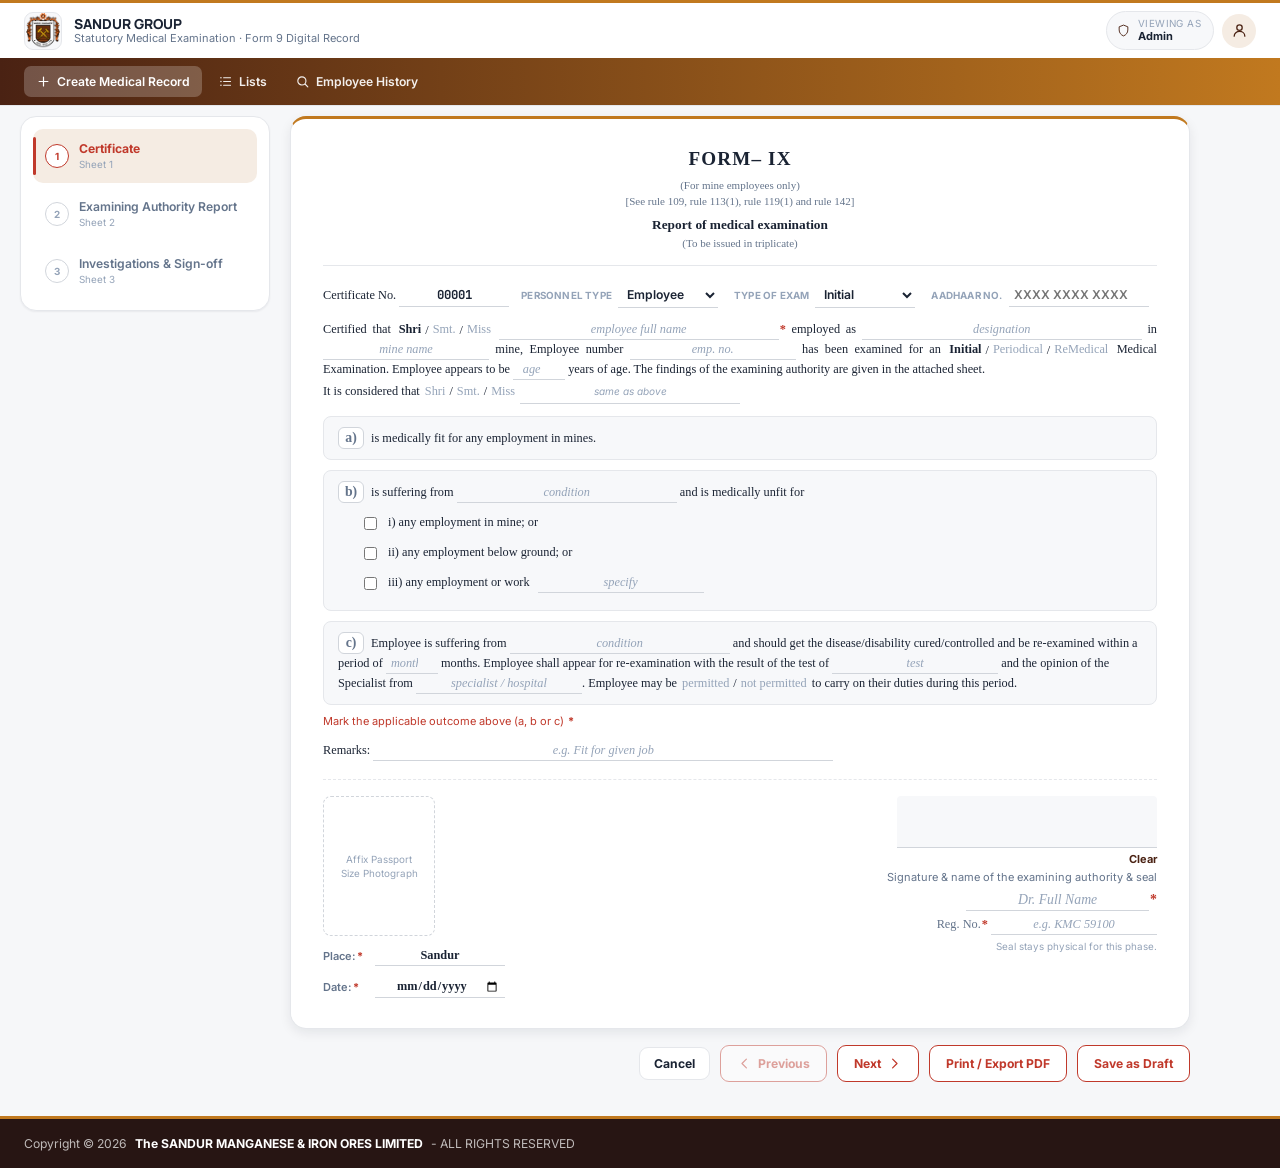
<file: index.html>
<!DOCTYPE html>
<html lang="en">
<head>
<meta charset="UTF-8">
<meta name="viewport" content="width=device-width, initial-scale=1.0">
<title>Form 9 &mdash; Statutory Medical Examination | Digital Record</title>
<meta name="description" content="Digitized Form IX (Report of Medical Examination) for mine employees under Rules 109, 113(1), 119(1) &amp; 142 of the Mines Rules, 1955.">
<link rel="preconnect" href="https://fonts.googleapis.com">
<link rel="preconnect" href="https://fonts.gstatic.com" crossorigin>
<link href="https://fonts.googleapis.com/css2?family=Manrope:wght@400;500;600;700;800&family=Inter:wght@400;500;600;700&family=JetBrains+Mono:wght@500&family=Tinos:ital,wght@0,400;0,700;1,400&display=swap" rel="stylesheet">
<link rel="stylesheet" href="assets/css/styles.css">
</head>
<body>

<div class="app-shell">

  <!-- ============================= HEADER ============================= -->
  <header class="app-header">
    <div class="header-top">
      <div class="brand">
        <div class="brand-mark" aria-hidden="true">
          <img src="assets/img/logo-2.png" alt="">
        </div>
        <div class="brand-text">
          <span class="brand-org">SANDUR GROUP</span>
          <span class="brand-sub">Statutory Medical Examination &middot; Form&nbsp;9 Digital Record</span>
        </div>
      </div>

      <div class="header-actions">
        <div class="viewing-as-badge">
          <svg width="13" height="13" viewBox="0 0 24 24" fill="none"><path d="M12 2 20 5.2V11c0 5.2-3.4 9.3-8 11-4.6-1.7-8-5.8-8-11V5.2L12 2Z" stroke="currentColor" stroke-width="1.7" stroke-linejoin="round"/></svg>
          <div class="viewing-as-text">
            <small>Viewing as</small>
            <strong id="doctorNameChip">Admin</strong>
          </div>
        </div>
        <div class="profile-menu" id="profileMenu">
          <button type="button" class="avatar" id="profileTrigger" aria-haspopup="true" aria-expanded="false" aria-label="Account menu">
            <svg width="17" height="17" viewBox="0 0 24 24" fill="none"><circle cx="12" cy="8" r="3.8" stroke="currentColor" stroke-width="1.8"/><path d="M4.5 20c0-4.1 3.6-6.8 7.5-6.8s7.5 2.7 7.5 6.8" stroke="currentColor" stroke-width="1.8" stroke-linecap="round"/></svg>
          </button>
          <div class="profile-card" id="profileCard" role="menu" hidden>
            <div class="profile-card-avatar">
              <svg width="20" height="20" viewBox="0 0 24 24" fill="none"><circle cx="12" cy="8" r="3.8" stroke="currentColor" stroke-width="1.8"/><path d="M4.5 20c0-4.1 3.6-6.8 7.5-6.8s7.5 2.7 7.5 6.8" stroke="currentColor" stroke-width="1.8" stroke-linecap="round"/></svg>
            </div>
            <div class="profile-card-body">
              <strong class="profile-card-name">SharePoint Admin</strong>
              <span class="profile-card-email">SharepointAdmin@sandurgroup.com</span>
            </div>
          </div>
        </div>
      </div>
    </div>

    <!-- Nav bar -->
    <nav class="nav-bar">
      <div class="nav-bar-inner">
        <div class="nav-links">
          <a href="index.html" class="nav-link active" id="homeLink" aria-current="page">
            <svg width="15" height="15" viewBox="0 0 24 24" fill="none"><path d="M12 5v14M5 12h14" stroke="currentColor" stroke-width="1.9" stroke-linecap="round"/></svg>
            Create Medical Record
          </a>
          <a href="dashboard.html" class="nav-link" id="dashboardLink">
            <svg width="15" height="15" viewBox="0 0 24 24" fill="none"><path d="M9 6h11M9 12h11M9 18h11" stroke="currentColor" stroke-width="1.8" stroke-linecap="round"/><circle cx="4.7" cy="6" r="1.2" fill="currentColor"/><circle cx="4.7" cy="12" r="1.2" fill="currentColor"/><circle cx="4.7" cy="18" r="1.2" fill="currentColor"/></svg>
            Lists
          </a>
          <a href="history.html" class="nav-link" id="historyLink">
            <svg width="15" height="15" viewBox="0 0 24 24" fill="none"><circle cx="11" cy="11" r="6.5" stroke="currentColor" stroke-width="1.8"/><path d="m16 16 4.5 4.5" stroke="currentColor" stroke-width="1.8" stroke-linecap="round"/></svg>
            Employee History
          </a>
        </div>
        <div class="nav-spacer"></div>
      </div>
    </nav>
  </header>

  <!-- ============================= LAYOUT (sidebar + form) ============================= -->
  <div class="layout">

  <!-- ============================= TAB BAR (sidebar) ============================= -->
  <nav class="tab-bar no-print" aria-label="Form sections">
    <button type="button" class="step active" data-step="1">
      <span class="step-index">1</span>
      <span class="step-copy"><strong>Certificate</strong><small>Sheet 1</small></span>
    </button>
    <button type="button" class="step" data-step="2">
      <span class="step-index">2</span>
      <span class="step-copy"><strong>Examining Authority Report</strong><small>Sheet 2</small></span>
    </button>
    <button type="button" class="step" data-step="3">
      <span class="step-index">3</span>
      <span class="step-copy"><strong>Investigations &amp; Sign-off</strong><small>Sheet 3</small></span>
    </button>
  </nav>

  <!-- ============================= MAIN FORM (paper-accurate Form IX) ============================= -->
  <main class="form-body">

    <!-- ---------- SHEET 1: CERTIFICATE ---------- -->
    <section class="sheet active paper-sheet" id="sheet1" aria-labelledby="sheet1-title">
      <div class="paper-form-header">
        <h1 id="sheet1-title">FORM&ndash; IX</h1>
        <p>(For mine employees only)</p>
        <p>[See rule 109, rule 113(1), rule 119(1) and rule 142]</p>
        <p class="paper-form-title">Report of medical examination</p>
        <p>(To be issued in triplicate)</p>
      </div>

      <div class="cert-row">
      <p class="paper-line">Certificate No. <span class="blank mono" id="certNoInline"></span></p>

      <div class="person-lookup no-print">
        <label>Personnel type
          <select id="personnelType">
            <option value="Employee">Employee</option>
            <option value="Contractor">Contractor</option>
          </select>
        </label>
        <label>Type of exam
          <select id="examTypeSelect">
            <option value="Initial">Initial</option>
            <option value="Periodical">Periodical</option>
            <option value="ReMedical">ReMedical</option>
          </select>
        </label>
        <label>Aadhaar No.
          <input type="text" id="aadhaarNo" inputmode="numeric" maxlength="14" placeholder="XXXX XXXX XXXX" autocomplete="off">
        </label>
        <span class="history-hint" id="historyHint" hidden></span>
      </div>
      </div>

      <p class="paper-para">
        Certified that
        <span class="pairgroup" data-pair="salutation"><button type="button" data-val="Shri" class="selected">Shri</button>/<button type="button" data-val="Smt.">Smt.</button>/<button type="button" data-val="Miss">Miss</button></span>
        <input type="text" class="blank xwide" id="fullName" placeholder="employee full name" required><span class="req">*</span> employed as
        <input type="text" class="blank xwide" id="designation" placeholder="designation"> in
        <input type="text" class="blank" id="mineName" placeholder="mine name"> mine, Employee number
        <input type="text" class="blank" id="employeeNo" placeholder="emp. no."> has been examined for an
        <span class="pairgroup" data-pair="examType"><button type="button" data-val="Initial" class="selected">Initial</button>/<button type="button" data-val="Periodical">Periodical</button>/<button type="button" data-val="ReMedical">ReMedical</button></span>
        Medical Examination. Employee appears to be
        <input type="number" class="blank narrow" id="age" min="14" max="80" placeholder="age"> years of age. The findings of the examining authority are given in the attached sheet.
        <br>
        It is considered that
        <span class="pairgroup" data-pair="salutation2"><span data-val="Shri" class="selected">Shri</span>/<span data-val="Smt.">Smt.</span>/<span data-val="Miss">Miss</span></span>
        <span class="blank wide" id="fullName2Echo"></span>
      </p>

      <div class="clause">
        <p>
          <button type="button" class="clause-tag" data-clause="a">a)</button>
          is medically fit for any employment in mines.
        </p>
      </div>

      <div class="clause">
        <p>
          <button type="button" class="clause-tag" data-clause="b">b)</button>
          is suffering from <input type="text" class="blank wide" id="bCondition" placeholder="condition"> and is medically unfit for
        </p>
        <ol class="roman">
          <li><label class="roman-check"><input type="checkbox" name="bUnfitFor" value="i"> i) any employment in mine; or</label></li>
          <li><label class="roman-check"><input type="checkbox" name="bUnfitFor" value="ii"> ii) any employment below ground; or</label></li>
          <li><label class="roman-check"><input type="checkbox" name="bUnfitFor" value="iii"> iii) any employment or work <input type="text" class="blank" id="bOtherWork" placeholder="specify"></label></li>
        </ol>
      </div>

      <div class="clause">
        <p>
          <button type="button" class="clause-tag" data-clause="c">c)</button>
          Employee is suffering from <input type="text" class="blank wide" id="cCondition" placeholder="condition"> and should get the
          disease/disability cured/controlled and be re-examined within a period of
          <input type="number" class="blank narrow" id="cMonths" min="1" max="24" placeholder="months"> months. Employee shall appear for re-examination with the result
          of the test of <input type="text" class="blank" id="cTest" placeholder="test"> and the opinion of the Specialist from
          <input type="text" class="blank" id="cSpecialist" placeholder="specialist / hospital">. Employee may be
          <span class="pairgroup" data-pair="cPermitted"><button type="button" data-val="Permitted">permitted</button>/<button type="button" data-val="Not Permitted">not permitted</button></span>
          to carry on their duties during this period.
        </p>
      </div>

      <p class="req-note no-print" id="fitnessRequiredNote">Mark the applicable outcome above (a, b or c) <span class="req">*</span></p>

      <p class="paper-line">Remarks: <input type="text" class="blank xxwide" id="doctorRemarks" placeholder="e.g. Fit for given job"></p>

      <div class="signblock">
        <div class="photo-left">
          <div class="photo-box" id="photoDrop" tabindex="0" role="button" aria-label="Upload employee photograph">
            <img id="photoPreview" alt="" hidden>
            <span id="photoPlaceholder">Affix Passport<br>Size Photograph</span>
          </div>
          <input type="file" id="photoInput" accept="image/*" hidden>
          <p class="field-row"><span class="field-label">Place:<span class="req">*</span></span><input type="text" class="blank" id="place1" value="Sandur" required></p>
          <p class="field-row"><span class="field-label">Date:<span class="req">*</span></span><input type="date" class="blank" id="date1" required></p>
        </div>

        <div class="signoff">
          <div class="sig-pad-wrap">
            <canvas class="sig-pad" id="sigDoctor1" width="420" height="120"></canvas>
            <button type="button" class="btn-text clear-sig no-print" data-target="sigDoctor1">Clear</button>
          </div>
          <p class="sig-caption">Signature &amp; name of the examining authority &amp; seal</p>
          <p class="sig-name"><input type="text" class="blank" id="doctorName" placeholder="Dr. Full Name" required><span class="req">*</span></p>
          <p class="sig-reg">Reg. No.<span class="req">*</span> <input type="text" class="blank" id="doctorReg" placeholder="e.g. KMC 59100" required></p>
          <p class="seal-note no-print">Seal stays physical for this phase.</p>
        </div>
      </div>
    </section>

    <!-- ---------- SHEET 2: REPORT OF THE EXAMINING AUTHORITY ---------- -->
    <section class="sheet paper-sheet" id="sheet2" aria-labelledby="sheet2-title">
      <div class="step-summaries no-print" id="summaries2"></div>

      <h2 class="paper-h2" id="sheet2-title">Report of the examining authority</h2>
      <p class="paper-subnote">(to be filled in for every medical examination whether initial or periodical or reexamination or after cure/control of disability).</p>

      <p class="paper-line">Annexure to Certificate No. <span class="blank mono" id="annexCertNo"></span> as result of medical examination on <input type="date" class="blank" id="examDate" required><span class="req">*</span></p>
      <p class="paper-line">Identification Mark<span class="req">*</span> <input type="text" class="blank xxwide" id="identificationMark" placeholder="e.g. Tattoo on right forearm" required></p>

      <div class="thumb-block">
        <div class="thumb-sig-wrap">
          <label class="no-print">Left thumb impression</label>
          <div class="thumb-box">
            <canvas class="sig-pad thumb-pad" id="sigThumb" width="200" height="90"></canvas>
          </div>
          <button type="button" class="btn-text clear-sig no-print" data-target="sigThumb">Clear</button>
        </div>
        <div class="thumb-sig-wrap">
          <label class="no-print">Signature of the candidate</label>
          <div class="thumb-box">
            <canvas class="sig-pad" id="sigCandidate" width="200" height="90"></canvas>
          </div>
          <button type="button" class="btn-text clear-sig no-print" data-target="sigCandidate">Clear</button>
        </div>
        <p class="sig-caption thumb-caption">Left thumb impression and Signature of the candidate</p>
      </div>

      <ol class="numbered">
        <li>General development &ndash; <span class="pairgroup" data-pair="generalDev"><button type="button" data-val="Good" class="selected">Good</button>/<button type="button" data-val="Fair">Fair</button>/<button type="button" data-val="Poor">Poor</button></span></li>
        <li>Height <input type="number" class="blank narrow" id="height" step="0.1" placeholder="cms"> Cms.</li>
        <li>Weight <input type="number" class="blank narrow" id="weight" step="0.1" placeholder="kg"> kg.</li>
        <li>
          Eyes :
          <ol class="roman plain">
            <li>Visual acuity &ndash; Distant vision (with or without glasses): Right eye <input type="text" class="blank narrow" id="visionRight" placeholder="6/6"> Left eye <input type="text" class="blank narrow" id="visionLeft" placeholder="6/6"></li>
            <li>any organic disease of eyes &ndash; <input type="text" class="blank" id="eyeOrganic" placeholder="NAD"></li>
            <li>night blindness &ndash; <input type="text" class="blank" id="nightBlindness" placeholder="NAD"></li>
            <li>Color blindness (to be tested in IME) &ndash; <input type="text" class="blank" id="colorBlindness" placeholder="NAD"></li>
            <li>Squint &ndash; <input type="text" class="blank" id="squint" placeholder="NAD"></li>
          </ol>
        </li>
        <li>
          Ears :
          <ol class="roman plain">
            <li>Hearing: right ear <input type="text" class="blank narrow" id="hearingRight" placeholder="N"> Left ear <input type="text" class="blank narrow" id="hearingLeft" placeholder="N"></li>
            <li>Any organic diseases &ndash; <input type="text" class="blank" id="earOrganic" placeholder="NAD"></li>
            <li>Audiometry Findings :</li>
          </ol>
          <div class="table-scroll"><table class="paper-table">
            <thead><tr><th>Conduction Type</th><th>Left Ear</th><th>Right Ear</th></tr></thead>
            <tbody>
              <tr><td>Ear Conduction</td><td><span class="pairgroup" data-pair="earL"><button type="button" data-val="Normal">Normal</button>/<button type="button" data-val="Abnormal">Abnormal</button></span></td><td><span class="pairgroup" data-pair="earR"><button type="button" data-val="Normal">Normal</button>/<button type="button" data-val="Abnormal">Abnormal</button></span></td></tr>
              <tr><td>Bone Conduction</td><td><span class="pairgroup" data-pair="boneL"><button type="button" data-val="Normal">Normal</button>/<button type="button" data-val="Abnormal">Abnormal</button></span></td><td><span class="pairgroup" data-pair="boneR"><button type="button" data-val="Normal">Normal</button>/<button type="button" data-val="Abnormal">Abnormal</button></span></td></tr>
            </tbody>
          </table></div>
          <p class="paper-line">Enclosed Audiometry Report: <span class="pairgroup" data-pair="enc-audiometry"><button type="button" data-val="Enclosed">Enclosed</button>/<button type="button" data-val="Not Enclosed">Not Enclosed</button></span></p>
        </li>
        <li>
          Respiratory system.
          <p class="paper-line">Auscultatory Finding: <input type="text" class="blank" id="auscultatoryFinding" placeholder="e.g. NVBS +"></p>
          <p class="paper-line">Chest measurement: i) after full inspiration <input type="number" class="blank narrow" id="chestInsp" step="0.1"> cms. &nbsp; ii) after full expiration <input type="number" class="blank narrow" id="chestExp" step="0.1"> cms.</p>
          <p class="paper-subnote">Result of Lung Function Test (Spirometry)</p>
          <div class="table-scroll"><table class="paper-table" id="spiroTable">
            <thead><tr><th>Parameters</th><th>Predicted Value</th><th>Performed Value</th><th>% of Predicted</th></tr></thead>
            <tbody>
              <tr data-row="fvc"><td>Forced Vital Capacity (FVC)</td><td><input type="number" step="0.01" class="blank narrow predicted"></td><td><input type="number" step="0.01" class="blank narrow performed"></td><td class="pct">&mdash;</td></tr>
              <tr data-row="fev1"><td>Forced Expiratory Volume 1 FEV1</td><td><input type="number" step="0.01" class="blank narrow predicted"></td><td><input type="number" step="0.01" class="blank narrow performed"></td><td class="pct">&mdash;</td></tr>
              <tr data-row="ratio"><td>FEV1/FVC</td><td><input type="number" step="0.01" class="blank narrow predicted"></td><td><input type="number" step="0.01" class="blank narrow performed"></td><td class="pct">&mdash;</td></tr>
              <tr data-row="pef"><td>Peak Expiratory Flow</td><td><input type="number" step="0.01" class="blank narrow predicted"></td><td><input type="number" step="0.01" class="blank narrow performed"></td><td class="pct">&mdash;</td></tr>
            </tbody>
          </table></div>
          <p class="paper-line">Enclose Spirometry Report: <span class="pairgroup" data-pair="enc-spirometry"><button type="button" data-val="Enclosed">Enclosed</button>/<button type="button" data-val="Not Enclosed">Not Enclosed</button></span></p>
        </li>
        <li>
          Circulatory system:
          <p class="paper-line">i) Blood Pressure <input type="text" class="blank narrow" id="bp" placeholder="130/80"> mmHg &nbsp; ii) Pulse <input type="number" class="blank narrow" id="pulse" placeholder="80"> /M</p>
          <p class="paper-subnote">Cardiological Assessment</p>
          <div class="table-scroll"><table class="paper-table">
            <tbody>
              <tr><td rowspan="3">Auscultation</td><td>S1</td><td><input type="text" class="blank" id="s1"></td></tr>
              <tr><td>S2</td><td><input type="text" class="blank" id="s2"></td></tr>
              <tr><td>Additional Sound</td><td><input type="text" class="blank" id="additionalSound"></td></tr>
              <tr><td colspan="2">Electrocardiograph (12 leads) findings:</td><td><span class="pairgroup" data-pair="ecg"><button type="button" data-val="Normal">Normal</button>/<button type="button" data-val="Abnormal">Abnormal</button></span></td></tr>
              <tr><td colspan="2">Echocardiography finding (to be tested in IME)</td><td><span class="pairgroup" data-pair="echo"><button type="button" data-val="Normal">Normal</button>/<button type="button" data-val="Abnormal">Abnormal</button></span></td></tr>
            </tbody>
          </table></div>
          <p class="paper-line">Enclose ECG: <span class="pairgroup" data-pair="enc-ecg"><button type="button" data-val="Enclosed">Enclosed</button>/<button type="button" data-val="Not Enclosed">Not Enclosed</button></span></p>
          <p class="paper-line">Enclose Echocardiography report: <span class="pairgroup" data-pair="enc-echo"><button type="button" data-val="Enclosed">Enclosed</button>/<button type="button" data-val="Not Enclosed">Not Enclosed</button></span></p>
        </li>
        <li>
          Abdomen:
          <p class="paper-line">Tenderness &ndash; <input type="text" class="blank" id="tenderness" placeholder="NAD"> &nbsp; Liver &ndash; <input type="text" class="blank" id="liver" placeholder="NAD"> &nbsp; Spleen &ndash; <input type="text" class="blank" id="spleen" placeholder="NAD"> &nbsp; Tumour &ndash; <input type="text" class="blank" id="tumour" placeholder="NAD"></p>
          <p class="paper-line">Ultrasonography of Whole Abdomen (to be tested in IME): <span class="pairgroup" data-pair="ultrasonography"><button type="button" data-val="Normal">Normal</button>/<button type="button" data-val="Abnormal">Abnormal</button></span></p>
          <p class="paper-line">Enclose Ultrasonography report: <span class="pairgroup" data-pair="enc-usg"><button type="button" data-val="Enclosed">Enclosed</button>/<button type="button" data-val="Not Enclosed">Not Enclosed</button></span></p>
        </li>
        <li>
          Nervous system:
          <p class="paper-line">History of fits or epilepsy &ndash; <input type="text" class="blank" id="fits" placeholder="NAD"> &nbsp; Paralysis &ndash; <input type="text" class="blank" id="paralysis" placeholder="NAD"> &nbsp; Mental health &ndash; <input type="text" class="blank" id="mentalHealth" placeholder="NAD"></p>
          <p class="paper-subnote">Neurological Assessment</p>
          <div class="table-scroll"><table class="paper-table">
            <thead><tr><th>Findings</th><th>Normal/Abnormal</th></tr></thead>
            <tbody>
              <tr><td>Superficial Reflexes</td><td><span class="pairgroup" data-pair="superficial"><button type="button" data-val="Normal">Normal</button>/<button type="button" data-val="Abnormal">Abnormal</button></span></td></tr>
              <tr><td>Deep Reflexes</td><td><span class="pairgroup" data-pair="deep"><button type="button" data-val="Normal">Normal</button>/<button type="button" data-val="Abnormal">Abnormal</button></span></td></tr>
              <tr><td>Peripheral Circulation</td><td><span class="pairgroup" data-pair="peripheral"><button type="button" data-val="Normal">Normal</button>/<button type="button" data-val="Abnormal">Abnormal</button></span></td></tr>
              <tr><td>Vibrational Syndromes</td><td><span class="pairgroup" data-pair="vibrational"><button type="button" data-val="Normal">Normal</button>/<button type="button" data-val="Abnormal">Abnormal</button></span></td></tr>
            </tbody>
          </table></div>
          <p class="paper-subnote">Special Tests for Manganese exposure</p>
          <div class="table-scroll"><table class="paper-table">
            <tbody>
              <tr><td>Behavioral Disturbances</td><td><span class="pairgroup" data-pair="behavioral"><button type="button" data-val="Present">Present</button>/<button type="button" data-val="Not Present">Not Present</button></span></td></tr>
              <tr><td>Neurological &ndash; Speech Defect</td><td><span class="pairgroup" data-pair="speech"><button type="button" data-val="Present">Present</button>/<button type="button" data-val="Not Present">Not Present</button></span></td></tr>
              <tr><td>Neurological &ndash; Tremor</td><td><span class="pairgroup" data-pair="tremor"><button type="button" data-val="Present">Present</button>/<button type="button" data-val="Not Present">Not Present</button></span></td></tr>
              <tr><td>Neurological &ndash; Adiadocokinesia</td><td><span class="pairgroup" data-pair="adiadocokinesia"><button type="button" data-val="Present">Present</button>/<button type="button" data-val="Not Present">Not Present</button></span></td></tr>
              <tr><td>Neurological &ndash; Emotional Changes</td><td><span class="pairgroup" data-pair="emotional"><button type="button" data-val="Present">Present</button>/<button type="button" data-val="Not Present">Not Present</button></span></td></tr>
            </tbody>
          </table></div>
        </li>
        <li>Locomotory system &ndash; <input type="text" class="blank" id="locomotor" placeholder="NAD"></li>
        <li>Skin &ndash; <input type="text" class="blank" id="skin" placeholder="NAD"></li>
        <li>Hydrocele &ndash; <input type="text" class="blank" id="hydrocele" placeholder="NAD"></li>
        <li>Hernia &ndash; <input type="text" class="blank" id="hernia" placeholder="NAD"></li>
        <li>Teeth &ndash; <input type="text" class="blank" id="teeth" placeholder="NAD"></li>
        <li>Speech &ndash; <input type="text" class="blank" id="speech" placeholder="NAD"></li>
      </ol>
    </section>

    <!-- ---------- SHEET 3: INVESTIGATIONS & SIGN-OFF ---------- -->
    <section class="sheet paper-sheet" id="sheet3" aria-labelledby="sheet3-title">
      <div class="step-summaries no-print" id="summaries3"></div>

      <ol class="numbered" start="16" id="sheet3-title">
        <li>
          Pathological Investigations:
          <div class="table-scroll"><table class="paper-table">
            <thead><tr><th>Sl. No.</th><th>Tests</th><th>Findings</th></tr></thead>
            <tbody id="pathologyBody"></tbody>
          </table></div>
          <p class="paper-line">Enclose all Investigation Reports: <span class="pairgroup" data-pair="enc-investigations"><button type="button" data-val="Enclosed">Enclosed</button>/<button type="button" data-val="Not Enclosed">Not Enclosed</button></span></p>
        </li>
        <li>
          Skiagram of chest (X-Ray)
          <p class="paper-subnote">ILO Classification of Chest Radiograph:</p>
          <div class="table-scroll"><table class="paper-table">
            <thead><tr><th>Profusion of Pneumoconiosis opacities</th><th>Grades</th><th>Types</th></tr></thead>
            <tbody>
              <tr>
                <td><span class="pairgroup" data-pair="profusion"><button type="button" data-val="Present">Present</button>/<button type="button" data-val="Absent">Absent</button></span></td>
                <td><input type="text" class="blank narrow" id="iloGrade" placeholder="e.g. 1/0"></td>
                <td><input type="text" class="blank narrow" id="iloType" placeholder="e.g. p/q"></td>
              </tr>
            </tbody>
          </table></div>
          <p class="paper-line">Enclose Chest Radiograph: <span class="pairgroup" data-pair="enc-xray"><button type="button" data-val="Enclosed">Enclosed</button>/<button type="button" data-val="Not Enclosed">Not Enclosed</button></span></p>
        </li>
        <li>Any other abnormality. <input type="text" class="blank wide" id="otherAbnormality"></li>
        <li>Any other test considered necessary by the examining authority. <input type="text" class="blank wide" id="otherTest"></li>
        <li>Any opinion of specialist considered necessary. <input type="text" class="blank wide" id="specialistOpinion"></li>
      </ol>

      <div class="attachments-block no-print">
        <h3>Supporting Attachments</h3>
        <p class="card-note">Uploaded files are stored in a non-editable format per Government retention requirements.</p>
        <div class="attachment-grid" id="attachmentGrid"></div>
        <div class="attachment-grid attachment-grid--others" id="attachmentGridOthers"></div>
      </div>

      <div class="signline">
        <div class="signline-left">
          <p class="field-row"><span class="field-label">Place:<span class="req">*</span></span><input type="text" class="blank" id="place3" value="Sandur" required></p>
          <p class="field-row"><span class="field-label">Date:<span class="req">*</span></span><input type="date" class="blank" id="date3" required></p>
        </div>
        <div class="signline-right">
          <div class="sig-pad-wrap">
            <canvas class="sig-pad" id="sigDoctor3" width="420" height="120"></canvas>
            <button type="button" class="btn-text clear-sig no-print" data-target="sigDoctor3">Clear</button>
          </div>
          <p class="sig-caption">Signature &amp; name of the examining authority &amp; seal</p>
          <p class="sig-name" id="doctorName3Echo"></p>
          <p class="sig-reg" id="doctorReg3Echo"></p>
        </div>
      </div>
    </section>

    <div class="form-actions no-print">
      <div class="footer-actions">
        <button class="btn btn-outline" id="cancelBtn" type="button">Cancel</button>
        <button class="btn btn-outline-accent" id="prevBtn" type="button">
          <svg width="15" height="15" viewBox="0 0 24 24" fill="none"><path d="M15 5l-7 7 7 7" stroke="currentColor" stroke-width="2" stroke-linecap="round" stroke-linejoin="round"/></svg>
          Previous
        </button>
        <button class="btn btn-outline-accent" id="nextBtn" type="button">
          Next
          <svg width="15" height="15" viewBox="0 0 24 24" fill="none"><path d="M9 5l7 7-7 7" stroke="currentColor" stroke-width="2" stroke-linecap="round" stroke-linejoin="round"/></svg>
        </button>
        <button class="btn btn-outline-accent" id="printBtn" type="button">Print / Export PDF</button>
        <button class="btn btn-outline-accent" id="saveDraftBtn" type="button">Save as Draft</button>
        <button class="btn btn-primary" id="submitBtn" type="button" hidden>Submit for Certification</button>
      </div>
    </div>

  </main>

  </div>

  <!-- ============================= FOOTER ============================= -->
  <div class="site-footer no-print">
    Copyright &copy; 2026 <span>The SANDUR MANGANESE &amp; IRON ORES LIMITED</span> - ALL RIGHTS RESERVED
  </div>

</div>

<div class="toast" id="toast" role="status" aria-live="polite"></div>

<script src="assets/js/header.js"></script>
<script src="assets/js/history-data.js"></script>
<script src="assets/js/app.js"></script>
</body>
</html>
</file>
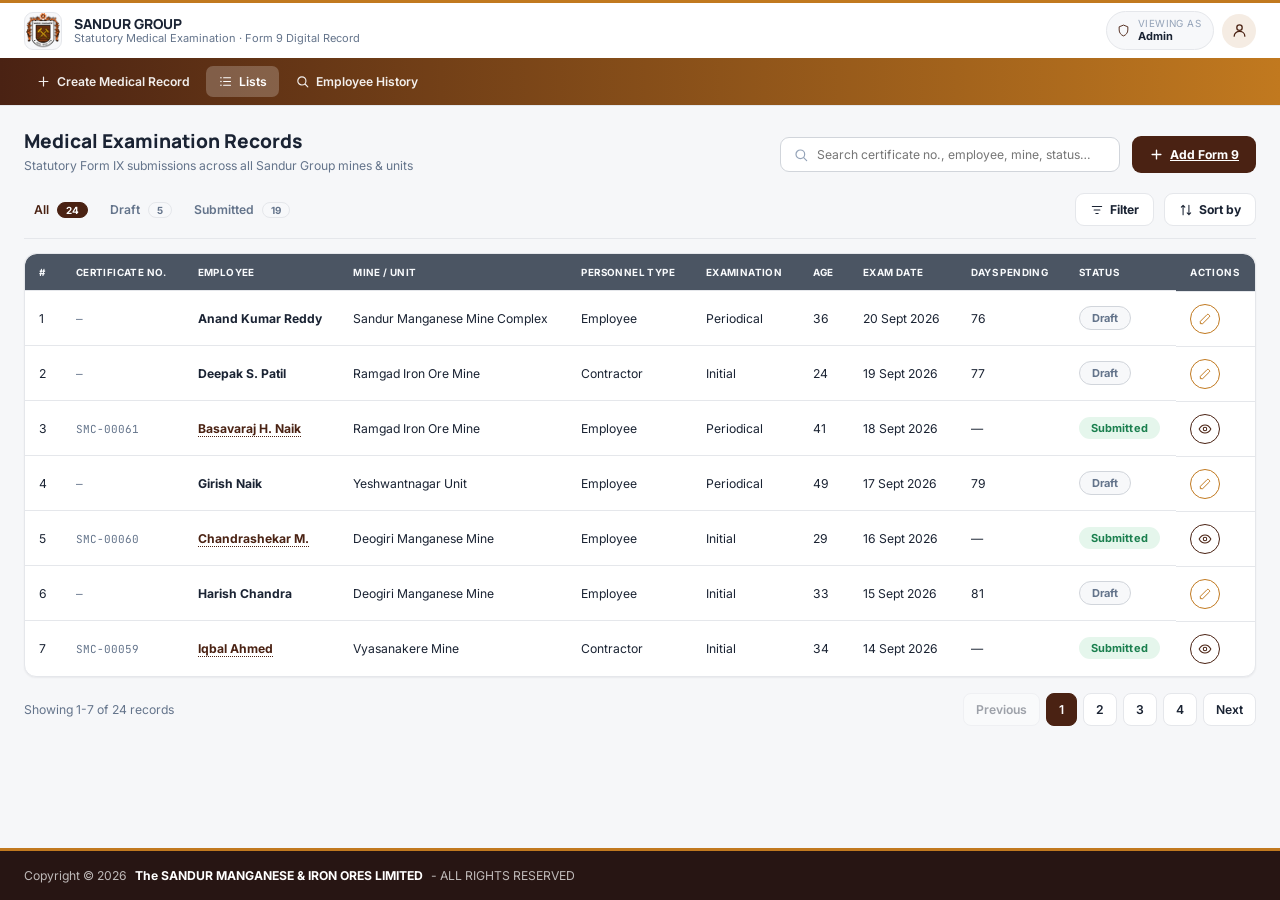
<file: dashboard.html>
<!DOCTYPE html>
<html lang="en">
<head>
<meta charset="UTF-8">
<meta name="viewport" content="width=device-width, initial-scale=1.0">
<title>Dashboard &mdash; Form 9 Digital Record</title>
<meta name="description" content="Medical examination record dashboard &mdash; view Form IX statutory medical examination submissions.">
<link rel="preconnect" href="https://fonts.googleapis.com">
<link rel="preconnect" href="https://fonts.gstatic.com" crossorigin>
<link href="https://fonts.googleapis.com/css2?family=Manrope:wght@400;500;600;700;800&family=Inter:wght@400;500;600;700&family=JetBrains+Mono:wght@500&family=Tinos:ital,wght@0,400;0,700;1,400&display=swap" rel="stylesheet">
<link rel="stylesheet" href="assets/css/styles.css">
</head>
<body>

<div class="app-shell">

  <!-- ============================= HEADER ============================= -->
  <header class="app-header">
    <div class="header-top">
      <div class="brand">
        <div class="brand-mark" aria-hidden="true">
          <img src="assets/img/logo-2.png" alt="">
        </div>
        <div class="brand-text">
          <span class="brand-org">SANDUR GROUP</span>
          <span class="brand-sub">Statutory Medical Examination &middot; Form&nbsp;9 Digital Record</span>
        </div>
      </div>

      <div class="header-actions">
        <div class="viewing-as-badge">
          <svg width="13" height="13" viewBox="0 0 24 24" fill="none"><path d="M12 2 20 5.2V11c0 5.2-3.4 9.3-8 11-4.6-1.7-8-5.8-8-11V5.2L12 2Z" stroke="currentColor" stroke-width="1.7" stroke-linejoin="round"/></svg>
          <div class="viewing-as-text">
            <small>Viewing as</small>
            <strong id="doctorNameChip">Admin</strong>
          </div>
        </div>
        <div class="profile-menu" id="profileMenu">
          <button type="button" class="avatar" id="profileTrigger" aria-haspopup="true" aria-expanded="false" aria-label="Account menu">
            <svg width="17" height="17" viewBox="0 0 24 24" fill="none"><circle cx="12" cy="8" r="3.8" stroke="currentColor" stroke-width="1.8"/><path d="M4.5 20c0-4.1 3.6-6.8 7.5-6.8s7.5 2.7 7.5 6.8" stroke="currentColor" stroke-width="1.8" stroke-linecap="round"/></svg>
          </button>
          <div class="profile-card" id="profileCard" role="menu" hidden>
            <div class="profile-card-avatar">
              <svg width="20" height="20" viewBox="0 0 24 24" fill="none"><circle cx="12" cy="8" r="3.8" stroke="currentColor" stroke-width="1.8"/><path d="M4.5 20c0-4.1 3.6-6.8 7.5-6.8s7.5 2.7 7.5 6.8" stroke="currentColor" stroke-width="1.8" stroke-linecap="round"/></svg>
            </div>
            <div class="profile-card-body">
              <strong class="profile-card-name">SharePoint Admin</strong>
              <span class="profile-card-email">SharepointAdmin@sandurgroup.com</span>
            </div>
          </div>
        </div>
      </div>
    </div>

    <!-- Nav bar -->
    <nav class="nav-bar">
      <div class="nav-bar-inner">
        <div class="nav-links">
          <a href="index.html" class="nav-link" id="homeLink">
            <svg width="15" height="15" viewBox="0 0 24 24" fill="none"><path d="M12 5v14M5 12h14" stroke="currentColor" stroke-width="1.9" stroke-linecap="round"/></svg>
            Create Medical Record
          </a>
          <a href="dashboard.html" class="nav-link active" id="dashboardLink" aria-current="page">
            <svg width="15" height="15" viewBox="0 0 24 24" fill="none"><path d="M9 6h11M9 12h11M9 18h11" stroke="currentColor" stroke-width="1.8" stroke-linecap="round"/><circle cx="4.7" cy="6" r="1.2" fill="currentColor"/><circle cx="4.7" cy="12" r="1.2" fill="currentColor"/><circle cx="4.7" cy="18" r="1.2" fill="currentColor"/></svg>
            Lists
          </a>
          <a href="history.html" class="nav-link" id="historyLink">
            <svg width="15" height="15" viewBox="0 0 24 24" fill="none"><circle cx="11" cy="11" r="6.5" stroke="currentColor" stroke-width="1.8"/><path d="m16 16 4.5 4.5" stroke="currentColor" stroke-width="1.8" stroke-linecap="round"/></svg>
            Employee History
          </a>
        </div>
        <div class="nav-spacer"></div>
      </div>
    </nav>
  </header>

  <!-- ============================= DASHBOARD ============================= -->
  <main class="dashboard-view">

    <div class="dashboard-head">
      <div>
        <h1 class="dashboard-title">Medical Examination Records</h1>
        <p class="dashboard-subtitle">Statutory Form IX submissions across all Sandur Group mines &amp; units</p>
      </div>
      <div class="head-actions">
        <form class="head-search" id="tableSearch" autocomplete="off" novalidate role="search">
          <div class="search-field">
            <svg width="16" height="16" viewBox="0 0 24 24" fill="none" aria-hidden="true"><circle cx="11" cy="11" r="6.5" stroke="currentColor" stroke-width="1.8"/><path d="m16 16 4.5 4.5" stroke="currentColor" stroke-width="1.8" stroke-linecap="round"/></svg>
            <input type="text" id="tableSearchInput" placeholder="Search certificate no., employee, mine, status…" aria-label="Search the records table">
            <button type="button" class="search-clear" id="tableSearchClear" aria-label="Clear search" hidden>&times;</button>
          </div>
        </form>
        <a class="btn btn-primary" href="index.html">
          <svg width="15" height="15" viewBox="0 0 24 24" fill="none"><path d="M12 5v14M5 12h14" stroke="currentColor" stroke-width="2.2" stroke-linecap="round"/></svg>
          Add Form 9
        </a>
      </div>
    </div>

    <div class="dashboard-toolbar">
      <div class="status-tabs" id="statusTabs">
        <button type="button" class="status-tab active" data-status="All">All <span class="tab-count">0</span></button>
        <button type="button" class="status-tab" data-status="Draft">Draft <span class="tab-count">0</span></button>
        <button type="button" class="status-tab" data-status="Submitted">Submitted <span class="tab-count">0</span></button>
      </div>
      <div class="toolbar-actions">
        <button type="button" class="btn-outline" id="filterBtn">
          <svg width="14" height="14" viewBox="0 0 24 24" fill="none"><path d="M4 6h16M7 12h10M10 18h4" stroke="currentColor" stroke-width="1.8" stroke-linecap="round"/></svg>
          Filter
        </button>
        <button type="button" class="btn-outline" id="sortBtn">
          <svg width="14" height="14" viewBox="0 0 24 24" fill="none"><path d="M7 4v16M7 4l-3 3M7 4l3 3M17 20V4M17 20l-3-3M17 20l3-3" stroke="currentColor" stroke-width="1.8" stroke-linecap="round" stroke-linejoin="round"/></svg>
          Sort by
        </button>
      </div>
    </div>

    <div class="dtable-wrap">
      <table class="dtable">
        <thead>
          <tr>
            <th>#</th>
            <th>Certificate No.</th>
            <th>Employee</th>
            <th>Mine / Unit</th>
            <th>Personnel Type</th>
            <th>Examination</th>
            <th>Age</th>
            <th>Exam Date</th>
            <th>Days Pending</th>
            <th>Status</th>
            <th>Actions</th>
          </tr>
        </thead>
        <tbody id="dashTableBody">
        </tbody>
      </table>
    </div>

    <div class="dashboard-footer">
      <span id="dashPageInfo">Showing 0 of 0 records</span>
      <div class="pagination" id="dashPagination"></div>
    </div>

  </main>

  <div class="site-footer no-print">
    Copyright &copy; 2026 <span>The SANDUR MANGANESE &amp; IRON ORES LIMITED</span> - ALL RIGHTS RESERVED
  </div>

</div>

<div class="toast" id="toast" role="status" aria-live="polite"></div>

<script src="assets/js/header.js"></script>
<script src="assets/js/history-data.js"></script>
<script src="assets/js/dashboard.js"></script>
</body>
</html>
</file>
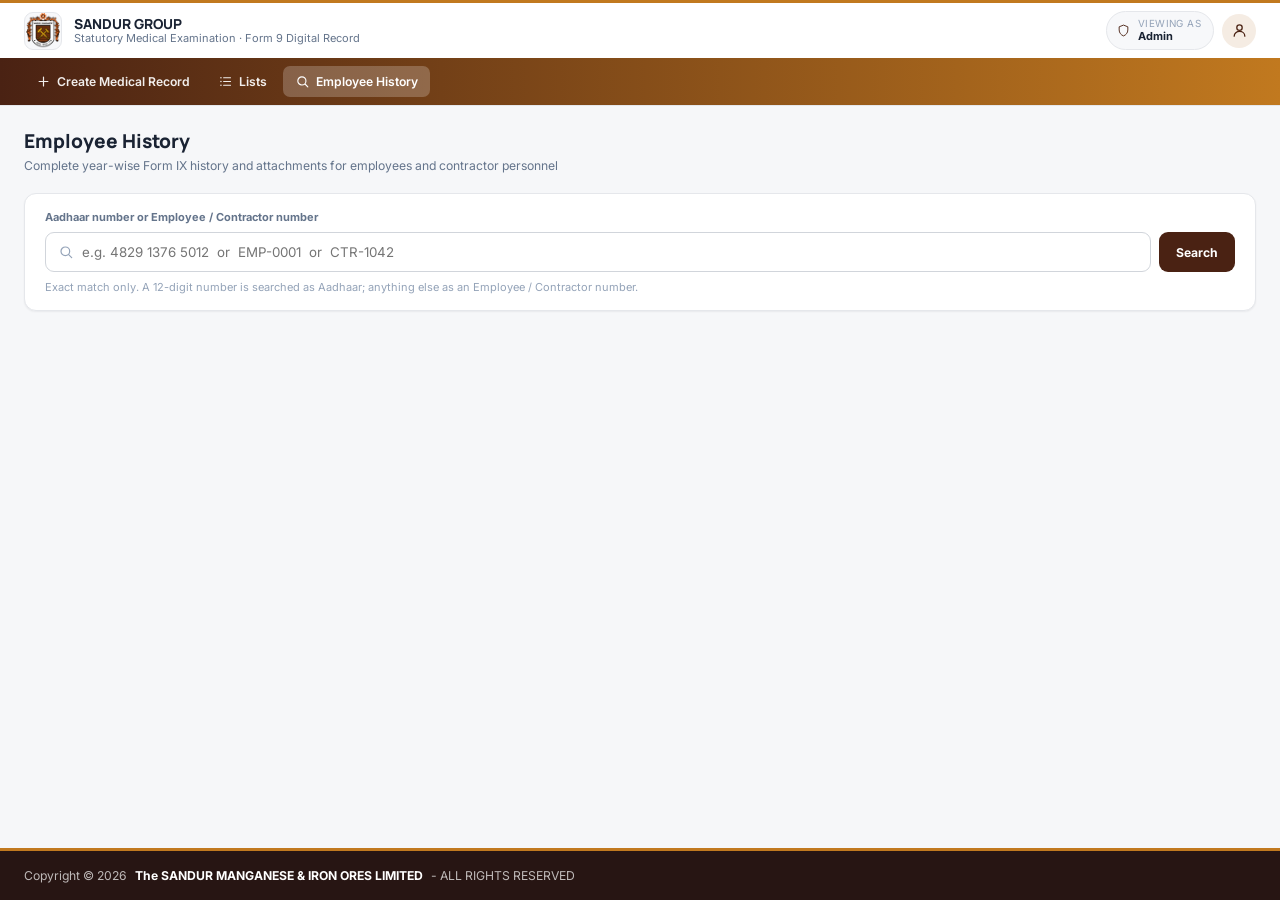
<file: history.html>
<!DOCTYPE html>
<html lang="en">
<head>
<meta charset="UTF-8">
<meta name="viewport" content="width=device-width, initial-scale=1.0">
<title>Employee History &mdash; Form 9 Digital Record</title>
<meta name="description" content="Search an employee or contractor by Aadhaar or employee number and see their complete multi-year Form IX history with attachments.">
<link rel="preconnect" href="https://fonts.googleapis.com">
<link rel="preconnect" href="https://fonts.gstatic.com" crossorigin>
<link href="https://fonts.googleapis.com/css2?family=Manrope:wght@400;500;600;700;800&family=Inter:wght@400;500;600;700&family=JetBrains+Mono:wght@500&family=Tinos:ital,wght@0,400;0,700;1,400&display=swap" rel="stylesheet">
<link rel="stylesheet" href="assets/css/styles.css">
</head>
<body>

<div class="app-shell">

  <!-- ============================= HEADER ============================= -->
  <header class="app-header">
    <div class="header-top">
      <div class="brand">
        <div class="brand-mark" aria-hidden="true">
          <img src="assets/img/logo-2.png" alt="">
        </div>
        <div class="brand-text">
          <span class="brand-org">SANDUR GROUP</span>
          <span class="brand-sub">Statutory Medical Examination &middot; Form&nbsp;9 Digital Record</span>
        </div>
      </div>

      <div class="header-actions">
        <div class="viewing-as-badge">
          <svg width="13" height="13" viewBox="0 0 24 24" fill="none"><path d="M12 2 20 5.2V11c0 5.2-3.4 9.3-8 11-4.6-1.7-8-5.8-8-11V5.2L12 2Z" stroke="currentColor" stroke-width="1.7" stroke-linejoin="round"/></svg>
          <div class="viewing-as-text">
            <small>Viewing as</small>
            <strong id="doctorNameChip">Admin</strong>
          </div>
        </div>
        <div class="profile-menu" id="profileMenu">
          <button type="button" class="avatar" id="profileTrigger" aria-haspopup="true" aria-expanded="false" aria-label="Account menu">
            <svg width="17" height="17" viewBox="0 0 24 24" fill="none"><circle cx="12" cy="8" r="3.8" stroke="currentColor" stroke-width="1.8"/><path d="M4.5 20c0-4.1 3.6-6.8 7.5-6.8s7.5 2.7 7.5 6.8" stroke="currentColor" stroke-width="1.8" stroke-linecap="round"/></svg>
          </button>
          <div class="profile-card" id="profileCard" role="menu" hidden>
            <div class="profile-card-avatar">
              <svg width="20" height="20" viewBox="0 0 24 24" fill="none"><circle cx="12" cy="8" r="3.8" stroke="currentColor" stroke-width="1.8"/><path d="M4.5 20c0-4.1 3.6-6.8 7.5-6.8s7.5 2.7 7.5 6.8" stroke="currentColor" stroke-width="1.8" stroke-linecap="round"/></svg>
            </div>
            <div class="profile-card-body">
              <strong class="profile-card-name">SharePoint Admin</strong>
              <span class="profile-card-email">SharepointAdmin@sandurgroup.com</span>
            </div>
          </div>
        </div>
      </div>
    </div>

    <!-- Nav bar -->
    <nav class="nav-bar">
      <div class="nav-bar-inner">
        <div class="nav-links">
          <a href="index.html" class="nav-link" id="homeLink">
            <svg width="15" height="15" viewBox="0 0 24 24" fill="none"><path d="M12 5v14M5 12h14" stroke="currentColor" stroke-width="1.9" stroke-linecap="round"/></svg>
            Create Medical Record
          </a>
          <a href="dashboard.html" class="nav-link" id="dashboardLink">
            <svg width="15" height="15" viewBox="0 0 24 24" fill="none"><path d="M9 6h11M9 12h11M9 18h11" stroke="currentColor" stroke-width="1.8" stroke-linecap="round"/><circle cx="4.7" cy="6" r="1.2" fill="currentColor"/><circle cx="4.7" cy="12" r="1.2" fill="currentColor"/><circle cx="4.7" cy="18" r="1.2" fill="currentColor"/></svg>
            Lists
          </a>
          <a href="history.html" class="nav-link active" id="historyLink" aria-current="page">
            <svg width="15" height="15" viewBox="0 0 24 24" fill="none"><circle cx="11" cy="11" r="6.5" stroke="currentColor" stroke-width="1.8"/><path d="m16 16 4.5 4.5" stroke="currentColor" stroke-width="1.8" stroke-linecap="round"/></svg>
            Employee History
          </a>
        </div>
        <div class="nav-spacer"></div>
      </div>
    </nav>
  </header>

  <!-- ============================= EMPLOYEE HISTORY ============================= -->
  <main class="dashboard-view history-view">

    <div class="dashboard-head">
      <div>
        <h1 class="dashboard-title">Employee History</h1>
        <p class="dashboard-subtitle">Complete year-wise Form IX history and attachments for employees and contractor personnel</p>
      </div>
    </div>

    <form class="search-card" id="searchForm" autocomplete="off" novalidate>
      <label class="search-label" for="searchInput">Aadhaar number or Employee / Contractor number</label>
      <div class="search-row">
        <div class="search-field">
          <svg width="16" height="16" viewBox="0 0 24 24" fill="none" aria-hidden="true"><circle cx="11" cy="11" r="6.5" stroke="currentColor" stroke-width="1.8"/><path d="m16 16 4.5 4.5" stroke="currentColor" stroke-width="1.8" stroke-linecap="round"/></svg>
          <input type="text" id="searchInput" placeholder="e.g. 4829 1376 5012  or  EMP-0001  or  CTR-1042" aria-describedby="searchHelp">
        </div>
        <button type="submit" class="btn btn-primary">Search</button>
      </div>
      <p class="search-help" id="searchHelp">Exact match only. A 12-digit number is searched as Aadhaar; anything else as an Employee / Contractor number.</p>
      <p class="search-error" id="searchError" role="alert" hidden></p>
    </form>

    <section id="historyResult" aria-live="polite"></section>

  </main>

  <div class="site-footer no-print">
    Copyright &copy; 2026 <span>The SANDUR MANGANESE &amp; IRON ORES LIMITED</span> - ALL RIGHTS RESERVED
  </div>

</div>

<div class="toast" id="toast" role="status" aria-live="polite"></div>

<script src="assets/js/header.js"></script>
<script src="assets/js/history-data.js"></script>
<script src="assets/js/history.js"></script>
</body>
</html>
</file>
<file: assets/css/styles.css>
/* ==========================================================================
   Form 9 — Statutory Medical Examination — Digital Record
   ========================================================================== */

:root {
  --font-display: 'Manrope', 'Inter', system-ui, sans-serif;
  --font-body: 'Inter', system-ui, sans-serif;
  --font-mono: 'JetBrains Mono', ui-monospace, monospace;
  --font-paper: 'Tinos', 'Times New Roman', Georgia, serif;

  --bg: #f6f7f9;
  --surface: #ffffff;
  --surface-alt: #f7f8fa;
  --border: #e5e7eb;
  --border-strong: #d1d5db;

  --text: #1a2333;
  --text-muted: #64748b;
  --text-faint: #94a3b8;

  --primary: #4a2213;
  --primary-hover: #33170c;
  --primary-soft: #f5ece3;
  --primary-contrast: #ffffff;

  --accent: #c1791f;
  --accent-soft: #faf0dc;

  --danger: #c0392b;
  --danger-soft: #fbeae8;
  --warning: #b7791f;
  --warning-soft: #fdf3e2;
  --success: #1a7f4e;
  --success-soft: #e5f6ec;

  --shadow-sm: 0 1px 2px rgba(16, 24, 40, 0.06);
  --shadow-md: 0 4px 12px rgba(16, 24, 40, 0.08);
  --shadow-lg: 0 12px 32px rgba(16, 24, 40, 0.12);

  --radius-sm: 8px;
  --radius-md: 12px;
  --radius-lg: 16px;

  --table-head-bg: #4b5563;
  --table-head-text: #f8fafc;
  --info: #1d4ed8;
  --info-soft: #dbeafe;

  /* type scale — every UI (sans-serif chrome) font-size resolves to one of
     these steps; the paper sheet keeps its own smaller serif scale since
     it reads as a document, not app UI */
  --fs-2xs: 0.68rem;
  --fs-xs: 0.76rem;
  --fs-sm: 0.84rem;
  --fs-base: 0.92rem;
  --fs-md: 1rem;
  --fs-lg: 1.12rem;
  --fs-xl: 1.32rem;

  /* spacing scale — 4px grid */
  --space-1: 4px;
  --space-2: 8px;
  --space-3: 12px;
  --space-4: 16px;
  --space-5: 20px;
  --space-6: 24px;
  --space-8: 32px;

  color-scheme: light;
}

* { box-sizing: border-box; }
[hidden] { display: none !important; }
html { -webkit-text-size-adjust: 100%; font-size: 14.5px; overflow-x: clip; }

body {
  margin: 0;
  font-family: var(--font-body);
  background: var(--bg);
  color: var(--text);
  -webkit-font-smoothing: antialiased;
  overflow-x: clip;
}

h1, h2, h3 { font-family: var(--font-display); color: var(--text); margin: 0; }

.app-shell { min-height: 100vh; display: flex; flex-direction: column; }

/* ============================ HEADER ============================ */

.app-header {
  background: var(--surface);
  border-bottom: 1px solid var(--border);
  border-top: 3px solid var(--accent);
}

.header-top {
  display: flex;
  align-items: center;
  justify-content: space-between;
  gap: var(--space-4);
  padding: var(--space-2) var(--space-6);
  max-width: 1320px;
  margin: 0 auto;
}

.brand { display: flex; align-items: center; gap: var(--space-3); }

.brand-mark {
  width: 38px; height: 38px;
  border-radius: 9px;
  background: var(--surface-alt);
  border: 1px solid var(--border);
  display: flex; align-items: center; justify-content: center;
  flex-shrink: 0;
  overflow: hidden;
}
.brand-mark img { width: 100%; height: 100%; object-fit: contain; }

.brand-text { display: flex; flex-direction: column; line-height: 1.25; }
.brand-org { font-family: var(--font-display); font-weight: 800; font-size: 0.95rem; }
.brand-sub { color: var(--text-muted); font-size: var(--fs-xs); }

.header-actions { display: flex; align-items: center; gap: var(--space-2); }

.avatar {
  width: 34px; height: 34px; border-radius: 50%;
  background: var(--primary-soft); color: var(--primary);
  display: flex; align-items: center; justify-content: center;
  font-size: var(--fs-xs); font-weight: 700;
  flex-shrink: 0;
}

.viewing-as-badge {
  display: flex; align-items: center; gap: var(--space-2);
  padding: 6px 12px 6px 10px;
  border-radius: 999px;
  border: 1px solid var(--border);
  background: var(--surface-alt);
  color: var(--primary);
}
.viewing-as-text { display: flex; flex-direction: column; line-height: 1.2; }
.viewing-as-text small { color: var(--text-faint); font-size: var(--fs-2xs); text-transform: uppercase; letter-spacing: 0.04em; }
.viewing-as-text strong { font-size: var(--fs-xs); color: var(--text); }

.profile-menu { position: relative; }

button.avatar {
  border: none; cursor: pointer;
  transition: box-shadow 0.15s ease;
}
button.avatar:hover,
button.avatar[aria-expanded="true"] {
  box-shadow: 0 0 0 3px var(--primary-soft);
}

.profile-card {
  position: absolute;
  top: calc(100% + 10px);
  right: 0;
  z-index: 40;
  width: 268px;
  background: var(--surface);
  border: 1px solid var(--border);
  border-radius: var(--radius-md);
  box-shadow: var(--shadow-lg);
  padding: 16px;
  display: flex;
  flex-direction: column;
  align-items: center;
  text-align: center;
  gap: 4px;
}

.profile-card-avatar {
  width: 52px; height: 52px; border-radius: 50%;
  background: var(--primary-soft); color: var(--primary);
  display: flex; align-items: center; justify-content: center;
  margin-bottom: 6px;
  flex-shrink: 0;
}

.profile-card-body { display: flex; flex-direction: column; align-items: center; gap: 3px; width: 100%; }
.profile-card-name { font-family: var(--font-display); font-size: var(--fs-base); color: var(--text); }
.profile-card-email { font-size: var(--fs-xs); color: var(--text-muted); word-break: break-all; }

/* ============================ NAV BAR ============================ */

.nav-bar {
  background: linear-gradient(90deg, var(--primary), var(--accent));
}
.nav-bar-inner {
  max-width: 1320px; margin: 0 auto;
  padding: var(--space-2) var(--space-6);
  display: flex; align-items: center; gap: 20px;
}
.nav-links { display: flex; align-items: center; gap: 4px; flex-shrink: 0; }
.nav-link {
  display: inline-flex; align-items: center; gap: 6px;
  color: rgba(255,255,255,0.92); text-decoration: none;
  font-size: var(--fs-sm); font-weight: 600;
  padding: var(--space-2) var(--space-3); border-radius: 7px;
  transition: background .15s ease;
}
.nav-link:hover { background: rgba(255,255,255,0.14); color: #fff; }
.nav-link.active { background: rgba(255,255,255,0.22); color: #fff; }

.nav-spacer { flex: 1 1 auto; }

.req { color: var(--danger); font-weight: 700; margin-left: 1px; }

/* ============================ LAYOUT (sidebar + form) ============================ */

.layout {
  max-width: 1320px; margin: 0 auto; width: 100%; min-width: 0;
  padding: 10px 20px;
  display: flex; align-items: flex-start; gap: 20px;
}

/* ============================ TAB BAR (sidebar) ============================ */

.tab-bar {
  position: sticky; top: 24px; z-index: 5;
  display: flex; flex-direction: column; gap: 4px;
  background: var(--surface);
  border: 1px solid var(--border);
  border-radius: var(--radius-lg);
  box-shadow: var(--shadow-sm);
  padding: 12px;
  width: 250px; flex-shrink: 0;
}

.step {
  position: relative;
  display: flex; align-items: center; gap: 10px;
  border: none; background: transparent;
  border-radius: 10px;
  padding: var(--space-3); cursor: pointer;
  font-family: var(--font-body);
  text-align: left; width: 100%;
  transition: background .15s ease;
}
.step:hover { background: var(--surface-alt); }
.step.active { background: var(--primary-soft); }

.step-index {
  width: 24px; height: 24px; border-radius: 50%;
  border: 1.5px solid var(--border-strong);
  display: flex; align-items: center; justify-content: center;
  font-size: var(--fs-2xs); font-weight: 700; color: var(--text-faint);
  flex-shrink: 0;
}
.step.active .step-index { border-color: var(--danger); color: var(--danger); background: var(--surface); }
.step.complete .step-index { border-color: var(--success); background: var(--success); color: #fff; }

.step-copy { display: flex; flex-direction: column; line-height: 1.3; }
.step-copy strong { font-size: var(--fs-sm); font-weight: 600; color: var(--text-muted); }
.step-copy small { display: block; font-size: var(--fs-2xs); color: var(--text-faint); margin-top: 1px; }
.step.active .step-copy strong { color: var(--danger); font-weight: 700; }
.step:hover .step-copy strong { color: var(--text); }
.step.active:hover .step-copy strong { color: var(--danger); }

.step.active::before {
  content: ''; position: absolute; left: 0; top: 8px; bottom: 8px;
  width: 3px; border-radius: 2px; background: var(--danger);
}

/* ============================ FORM BODY / PAPER SHEET ============================ */

.form-body { flex: 1 1 auto; min-width: 0; max-width: 900px; }

.alert {
  display: flex; align-items: center; gap: 10px;
  padding: var(--space-2) var(--space-3); border-radius: 9px; font-size: var(--fs-xs);
  margin-bottom: 10px;
}
.alert-info { background: var(--accent-soft); color: var(--accent); }
.alert a { color: inherit; font-weight: 700; text-decoration: none; }
.alert a:hover { text-decoration: underline; }

.sheet { display: none; }
.sheet.active { display: block; }

.paper-sheet {
  background: var(--surface);
  border: 1px solid var(--border);
  border-top: 3px solid var(--accent);
  border-radius: var(--radius-lg);
  box-shadow: var(--shadow-md);
  padding: 26px 32px 30px;
  font-family: var(--font-paper);
  font-size: 0.85rem;
  line-height: 1.5;
  color: var(--text);
  animation: fadeIn .25s ease;
}

@keyframes fadeIn { from { opacity: 0; transform: translateY(6px); } to { opacity: 1; transform: translateY(0); } }

.paper-form-header { text-align: center; margin-bottom: 16px; padding-bottom: 14px; border-bottom: 1px solid var(--border); }
.paper-form-header h1 { font-family: var(--font-paper); font-size: var(--fs-xl); letter-spacing: 0.06em; margin: 0 0 3px; }
.paper-form-header p { margin: 0; font-size: var(--fs-xs); color: var(--text-muted); }
.paper-form-header .paper-form-title { font-weight: 700; font-size: var(--fs-base); color: var(--text); margin-top: 5px; }

.paper-h2 { font-family: var(--font-paper); text-align: center; font-size: var(--fs-lg); margin: 0 0 4px; }
.paper-subnote { font-style: italic; font-size: var(--fs-xs); color: var(--text-muted); margin: 5px 0 14px; text-align: center; }
.paper-line { margin: var(--space-3) 0; }
.paper-para { margin: 12px 0; text-align: justify; }

/* blanks — the editable underline fields */
.blank {
  font-family: inherit;
  font-size: inherit;
  border: none;
  border-bottom: 1.5px solid var(--border-strong);
  background: transparent;
  color: var(--text);
  padding: 2px 5px;
  min-width: 110px;
  text-align: center;
  font-weight: 600;
  border-radius: 3px 3px 0 0;
  transition: background .15s ease, border-color .15s ease;
}
.blank.wide { min-width: 220px; }
.blank.xwide { min-width: 280px; }
.blank.xxwide { width: 460px; max-width: 100%; }
.blank.narrow { min-width: 52px; }
.blank.mono { font-family: var(--font-mono); font-weight: 700; }
.blank::placeholder { color: var(--text-faint); font-weight: 400; font-style: italic; }
.blank:hover { background: var(--surface-alt); }
.blank:focus { outline: none; background: var(--primary-soft); border-bottom-color: var(--primary); border-bottom-width: 2px; }
.blank.invalid { border-bottom-color: var(--danger); }
span.blank { display: inline-block; border-bottom-style: solid; }
span.blank:empty::after { content: '\00a0\00a0\00a0\00a0\00a0'; }

/* name echoed later in the same sentence — hint what it mirrors instead of
   sitting as an unexplained blank line once the paragraph wraps */
#fullName2Echo:empty::after {
  content: 'same as above';
  font-family: var(--font-body); font-style: italic; font-weight: 400;
  color: var(--text-faint); font-size: 0.82em;
}

#certNoInline, #annexCertNo { user-select: none; cursor: default; }
#certNoInline:hover, #annexCertNo:hover { background: none; }

/* pairgroup — clickable strike-through choices */
.pairgroup { display: inline-flex; gap: 2px; }
.pairgroup button, .pairgroup span[data-val] {
  font-family: inherit; font-size: inherit;
  border: none; background: none; padding: 0 2px;
  color: var(--text-faint); cursor: pointer; font-weight: 400;
}
.pairgroup span[data-val] { cursor: default; }
.pairgroup button:hover { color: var(--text-muted); }
.pairgroup .selected { color: var(--text); font-weight: 700; text-decoration: none; }
.pairgroup .struck { text-decoration: line-through; color: var(--text-faint); }
.pairgroup.invalid button:not(.selected) { color: var(--danger); }

.clause {
  margin: 10px 0;
  padding: 10px 14px;
  background: var(--surface-alt);
  border: 1px solid var(--border);
  border-radius: var(--radius-sm);
  transition: border-color .15s ease, background .15s ease;
}
.clause:has(.clause-tag.selected) { background: var(--primary-soft); border-color: var(--primary); }

@keyframes clauseFlag {
  0%, 100% { box-shadow: 0 0 0 0 rgba(192, 57, 43, 0); }
  25%, 75% { box-shadow: 0 0 0 3px rgba(192, 57, 43, 0.35); }
}
.clause.flash { border-color: var(--danger); animation: clauseFlag 1.3s ease; }
.clause > p { margin: 0; }
.clause-tag {
  display: inline-flex; align-items: center; justify-content: center;
  font-family: inherit; font-weight: 700; font-size: 0.95rem;
  border: 1.5px solid var(--border-strong); background: var(--surface);
  color: var(--text-muted); cursor: pointer;
  width: 26px; height: 22px; border-radius: 6px; margin-right: 4px;
  transition: all .15s ease;
}
.clause-tag:hover { border-color: var(--primary); color: var(--primary); }
.clause-tag.selected { background: var(--primary); border-color: var(--primary); color: #fff; }

.req-note { color: var(--danger); font-size: var(--fs-xs); margin: -2px 0 6px; font-family: var(--font-body); }
.req-note.ok { display: none; }

.roman { margin: 6px 0 3px 22px; padding: 0; }
.roman li { margin: 2px 0; list-style: none; }
.roman.plain { list-style: none; }
.roman-check {
  display: flex; align-items: flex-start; gap: 8px; cursor: pointer;
  padding: 4px 6px; margin: 0 -6px; border-radius: 6px;
  transition: background .15s ease;
}
.roman-check:hover { background: var(--surface); }
.roman-check input[type="checkbox"] { margin-top: 4px; accent-color: var(--primary); }

.sig-caption { font-size: var(--fs-xs); color: var(--text-muted); margin: 4px 0 0; font-family: var(--font-body); text-align: right; white-space: nowrap; }

.signblock { display: flex; justify-content: space-between; align-items: stretch; margin-top: 18px; padding-top: 16px; border-top: 1px dashed var(--border); gap: 20px; flex-wrap: wrap; }

.photo-left, .signoff { padding: 0; }

.photo-left { display: flex; flex-direction: column; align-items: flex-start; gap: 10px; flex-shrink: 0; }
.photo-left p { margin: 0; }
.photo-box {
  width: 112px; height: 140px; border: 1.5px dashed var(--border-strong);
  border-radius: 8px; background: var(--surface);
  display: flex; align-items: center; justify-content: center; text-align: center;
  font-size: var(--fs-2xs); color: var(--text-faint); padding: 5px; flex-shrink: 0; cursor: pointer;
  font-family: var(--font-body);
  transition: all .15s ease;
}
.photo-box:hover { border-color: var(--primary); box-shadow: var(--shadow-sm); }
.photo-box img { width: 100%; height: 100%; object-fit: cover; border-radius: 6px; }

/* label + field rows (Place / Date) — fixed label width keeps both inputs aligned */
.field-row { display: flex; align-items: center; gap: 8px; margin: 6px 0; }
.field-row .field-label {
  min-width: 44px; flex-shrink: 0;
  font-family: var(--font-body); font-weight: 600; font-size: var(--fs-xs); color: var(--text-muted);
}
/* Place is a text input, Date a date input — each browser defaults them to
   a different intrinsic width, so pin both to the same explicit width
   rather than relying on min-width (which only sets a floor). */
.field-row input.blank { width: 130px; min-width: 0; }
.signoff .field-row { justify-content: flex-end; }

.signoff { text-align: right; min-width: 260px; display: flex; flex-direction: column; align-items: flex-end; }
.signoff-solo { margin-top: 12px; margin-left: auto; }

/* closing sign-off row as on the paper form: Place/Date left, signature right */
.signline { display: flex; justify-content: space-between; align-items: flex-end; gap: 24px; flex-wrap: wrap; margin-top: 28px; }
.signline-left .field-row { margin: 8px 0; }
.signline-right { display: flex; flex-direction: column; align-items: flex-end; text-align: right; width: 300px; max-width: 100%; }
.signline-right p { margin: 2px 0; }
.signoff p { margin: 2px 0; }
.sig-pad-wrap { display: flex; flex-direction: column; align-items: flex-end; gap: 4px; margin: 0 0 1px; width: 100%; }
.sig-pad {
  width: 100%; max-width: 260px; height: 52px;
  border-bottom: 1.5px solid var(--border-strong);
  cursor: crosshair; touch-action: none; background: var(--surface-alt);
  border-radius: 4px 4px 0 0;
  transition: background .15s ease;
}
.sig-pad:hover { background: var(--primary-soft); }
.thumb-pad { background: var(--surface-alt); border: 1px solid var(--border-strong); border-radius: 4px; }
.thumb-pad:hover { background: var(--primary-soft); }
.btn-text {
  background: none; border: none; color: var(--primary);
  font-size: var(--fs-xs); font-weight: 700; cursor: pointer; padding: 0; font-family: var(--font-body);
}
.btn-text:hover { text-decoration: underline; }
.sig-name .blank, .sig-reg .blank { font-weight: 700; }
.sig-name { font-size: 0.95rem; }
.sig-reg { font-size: 0.85rem; color: var(--text-muted); }

.seal-note {
  font-size: var(--fs-2xs); color: var(--text-faint); margin-top: 3px; max-width: 220px;
  font-family: var(--font-body); text-align: right;
}

.thumb-block { display: flex; align-items: flex-end; justify-content: flex-end; gap: 16px; margin: 14px 0; flex-wrap: wrap; }
.thumb-sig-wrap { display: flex; flex-direction: column; align-items: center; gap: 4px; }
.thumb-sig-wrap label { font-size: var(--fs-2xs); font-weight: 600; color: var(--text-muted); font-family: var(--font-body); text-transform: uppercase; letter-spacing: 0.03em; }
.thumb-box {
  width: 150px; height: 64px; border: 1px solid var(--border-strong); border-radius: 6px;
  background: var(--surface-alt); overflow: hidden;
}
.thumb-box .sig-pad { width: 100%; height: 100%; border-bottom: none; }
.thumb-caption { flex-basis: 100%; text-align: right; }

.numbered { margin: 0; padding-left: 20px; }
.numbered > li { margin: 8px 0; }

.table-scroll { max-width: 100%; overflow-x: auto; -webkit-overflow-scrolling: touch; }

.paper-table {
  width: 100%; border-collapse: collapse; margin: 10px 0 14px; font-size: var(--fs-base);
  border-radius: var(--radius-sm); overflow: hidden;
}
.paper-table th, .paper-table td {
  border: 1px solid var(--border-strong); padding: 8px 12px; text-align: left; vertical-align: middle;
}
.paper-table th { font-weight: 700; background: var(--surface-alt); }
.paper-table tbody tr:nth-child(even) td { background: var(--surface-alt); }
.paper-table .pct { font-weight: 700; color: var(--primary); font-family: var(--font-mono); }

/* completed-step summary banners */
.step-summaries { display: flex; flex-direction: column; gap: 10px; margin-bottom: 20px; font-family: var(--font-body); }
.summary-banner { background: var(--primary); color: #fff; border-radius: var(--radius-md); padding: 10px 16px; }
.summary-banner-row { display: flex; align-items: center; gap: 10px; flex-wrap: wrap; }
.summary-banner-title { display: flex; align-items: center; gap: 8px; font-size: var(--fs-sm); font-weight: 700; flex-shrink: 0; }
.summary-banner-num {
  width: 20px; height: 20px; border-radius: 50%; background: rgba(255,255,255,0.18);
  display: flex; align-items: center; justify-content: center; font-size: var(--fs-2xs); font-weight: 800;
}
.summary-chips { display: flex; gap: 8px; flex-wrap: wrap; flex: 1; }
.summary-chip {
  background: rgba(255,255,255,0.14); border: 1px solid rgba(255,255,255,0.2);
  border-radius: 999px; padding: 3px 12px; font-size: var(--fs-xs); font-weight: 600;
}
.summary-banner-actions { display: flex; align-items: center; gap: 6px; margin-left: auto; }
.summary-edit-btn {
  background: rgba(255,255,255,0.14); border: 1px solid rgba(255,255,255,0.28); color: #fff;
  font-size: var(--fs-xs); font-weight: 700; padding: 5px 12px; border-radius: 7px; cursor: pointer;
  display: inline-flex; align-items: center; gap: 5px; font-family: var(--font-body);
}
.summary-edit-btn:hover { background: rgba(255,255,255,0.24); }
.summary-toggle-btn {
  background: transparent; border: none; color: #fff; cursor: pointer;
  display: flex; align-items: center; justify-content: center;
  width: 26px; height: 26px; border-radius: 6px; transition: transform .15s ease;
}
.summary-toggle-btn:hover { background: rgba(255,255,255,0.14); }
.summary-toggle-btn.open { transform: rotate(180deg); }
.summary-detail { margin-top: 10px; padding-top: 10px; border-top: 1px solid rgba(255,255,255,0.18); display: flex; gap: 8px; flex-wrap: wrap; }
.summary-detail[hidden] { display: none; }

/* supporting attachments (digitization extra, not on the paper form) */
.attachments-block { margin: 24px 0; font-family: var(--font-body); }
.attachments-block h3 { font-size: var(--fs-md); font-weight: 700; margin-bottom: 4px; }
.card-note { color: var(--text-muted); font-size: var(--fs-sm); margin: 0 0 12px; }
.attachment-grid { display: grid; grid-template-columns: repeat(auto-fill, minmax(170px, 1fr)); gap: 10px; }
.attachment-grid--others { grid-template-columns: repeat(auto-fill, minmax(120px, 1fr)); margin-top: var(--space-3); }
.attachment-tile {
  border: 1.5px dashed var(--border-strong); border-radius: var(--radius-md);
  padding: 12px; display: flex; flex-direction: column; gap: 6px; cursor: pointer;
  transition: all .15s ease; background: var(--surface-alt);
}
.attachment-tile:hover { border-color: var(--primary); background: var(--primary-soft); }
.attachment-tile.filled { border-style: solid; border-color: var(--success); background: var(--success-soft); }
.attachment-tile .a-name { font-size: var(--fs-xs); font-weight: 700; }
.attachment-tile .a-status { font-size: var(--fs-2xs); color: var(--text-faint); }
.attachment-tile.filled .a-status { color: var(--success); font-weight: 600; }

/* ============================ FOOTER ============================ */

.form-actions {
  display: flex; align-items: center; justify-content: flex-end;
  margin: var(--space-4) 0 var(--space-6);
}

/* full-width dark bar; copyright text lines up with the header/content edge */
.site-footer {
  margin-top: auto;
  padding: var(--space-4) max(var(--space-6), calc((100% - 1320px) / 2 + var(--space-6)));
  display: flex; align-items: center; justify-content: flex-start; gap: var(--space-2);
  background: rgb(39, 21, 19); border-top: 3px solid var(--accent);
  font-size: var(--fs-sm); color: rgba(255, 255, 255, 0.7); line-height: 1.4; text-align: left;
}
.site-footer span { font-weight: 700; color: #fff; }

.footer-actions { display: flex; align-items: center; gap: 10px; }
.view-mode #prevBtn, .view-mode #printBtn, .view-mode #saveDraftBtn,
.view-mode #nextBtn, .view-mode #submitBtn { display: none !important; }

.btn {
  display: inline-flex; align-items: center; gap: 6px;
  font-family: var(--font-body); font-weight: 700; font-size: var(--fs-sm);
  border-radius: 9px; padding: 10px 16px; cursor: pointer;
  border: 1px solid transparent; transition: all .15s ease;
}
.btn-primary { background: var(--primary); color: var(--primary-contrast); }
.btn-primary:hover { background: var(--primary-hover); }
.btn-outline-accent { background: var(--surface); border-color: var(--danger); color: var(--danger); }
.btn-outline-accent:hover { background: var(--danger-soft); }
.btn:disabled { opacity: 0.45; cursor: not-allowed; }

/* toast */
.toast {
  position: fixed; bottom: 90px; left: 50%; transform: translateX(-50%) translateY(20px);
  background: var(--text); color: var(--bg);
  padding: 10px 18px; border-radius: 999px; font-size: var(--fs-sm); font-weight: 600;
  box-shadow: var(--shadow-lg); opacity: 0; pointer-events: none;
  transition: all .25s ease; z-index: 60;
}
.toast.show { opacity: 1; transform: translateX(-50%) translateY(0); }

/* ============================ DASHBOARD ============================ */

.dashboard-view {
  max-width: 1320px; margin: 0 auto; min-width: 0; width: 100%;
  padding: 22px 24px 48px;
}

.dashboard-head {
  display: flex; align-items: flex-end; justify-content: space-between;
  gap: 16px; margin-bottom: 20px; flex-wrap: wrap;
}
.dashboard-title { font-family: var(--font-display); font-size: var(--fs-xl); font-weight: 800; margin: 0 0 4px; color: var(--text); }
.dashboard-subtitle { color: var(--text-muted); font-size: var(--fs-sm); margin: 0; }

.dashboard-toolbar {
  display: flex; align-items: center; justify-content: space-between;
  gap: 16px; flex-wrap: wrap;
  padding-bottom: 12px; margin-bottom: 14px;
  border-bottom: 1px solid var(--border);
}

.status-tabs { display: flex; align-items: center; gap: 2px; flex-wrap: wrap; }
.status-tab {
  display: inline-flex; align-items: center; gap: 8px;
  border: none; background: transparent; cursor: pointer;
  padding: 8px 10px; font-size: var(--fs-sm); font-weight: 600; color: var(--text-muted);
  border-radius: 8px; transition: all .15s ease; font-family: var(--font-body);
}
.status-tab:hover { background: var(--surface-alt); color: var(--text); }
.status-tab.active { color: var(--primary); }
.status-tab .tab-hint { font-size: var(--fs-xs); font-weight: 500; color: var(--text-faint); white-space: nowrap; }
.status-tab .tab-count {
  font-size: var(--fs-2xs); font-weight: 700; padding: 1px 8px; border-radius: 999px;
  background: var(--surface-alt); color: var(--text-muted); border: 1px solid var(--border);
}
.status-tab.active .tab-count { background: var(--primary); border-color: var(--primary); color: var(--primary-contrast); }

.toolbar-actions { display: flex; align-items: center; gap: 10px; }
.btn-outline {
  display: inline-flex; align-items: center; gap: 6px;
  border: 1px solid var(--border); background: var(--surface); color: var(--text);
  font-family: var(--font-body); font-weight: 700; font-size: var(--fs-sm);
  padding: var(--space-2) 14px; border-radius: 9px; cursor: pointer; transition: all .15s ease;
}
.btn-outline:hover { background: var(--surface-alt); }

.dtable-wrap {
  background: var(--surface); border: 1px solid var(--border);
  border-radius: var(--radius-md); overflow-x: auto; box-shadow: var(--shadow-sm);
}
.dtable { width: 100%; border-collapse: collapse; min-width: 960px; }
.dtable thead th {
  background: var(--table-head-bg); color: var(--table-head-text);
  font-size: var(--fs-2xs); text-transform: uppercase; letter-spacing: 0.04em;
  font-weight: 700; text-align: left; padding: var(--space-3) 14px; white-space: nowrap;
}
.dtable thead th:first-child { border-top-left-radius: var(--radius-md); }
.dtable thead th:last-child { border-top-right-radius: var(--radius-md); }
.dtable tbody td {
  padding: 12px 14px; font-size: var(--fs-sm); color: var(--text);
  border-top: 1px solid var(--border); vertical-align: middle; white-space: nowrap;
}
.dtable tbody td:nth-child(3), .dtable tbody td:nth-child(4) { white-space: normal; min-width: 140px; }
.dtable tbody tr:hover { background: var(--surface-alt); }
.mono-cell { font-family: var(--font-mono); font-size: var(--fs-xs); color: var(--text-muted); }
.dtable-empty { text-align: center; padding: 44px 0 !important; color: var(--text-faint); white-space: normal !important; }

.status-pill {
  display: inline-block; padding: 4px 12px; border-radius: 999px;
  font-size: var(--fs-xs); font-weight: 700; letter-spacing: 0.01em; white-space: nowrap;
}
.pill-draft { background: var(--surface-alt); color: var(--text-muted); border: 1px solid var(--border-strong); }
.pill-pending { background: var(--info-soft); color: var(--info); }
.pill-approved {  background: var(--success-soft); color: var(--success); }
.pill-submitted { background: var(--success-soft); color: var(--success); }

.row-actions { display: flex; align-items: center; gap: 6px; }
.icon-btn {
  width: 30px; height: 30px; border-radius: 50%; flex-shrink: 0;
  display: inline-flex; align-items: center; justify-content: center;
  border: 1px solid var(--border); background: var(--surface); color: var(--text-muted);
  cursor: pointer; transition: all .15s ease;
}
.icon-btn:hover { background: var(--surface-alt); }
.icon-btn--view { border-color: var(--primary); color: var(--primary); }
.icon-btn--view:hover { background: var(--primary-soft); }
.icon-btn--edit { border-color: var(--accent); color: var(--accent); }
.icon-btn--edit:hover { background: var(--accent-soft); }

.dashboard-footer {
  display: flex; align-items: center; justify-content: space-between;
  gap: 16px; flex-wrap: wrap; margin-top: 16px;
  font-size: var(--fs-sm); color: var(--text-muted);
}
.pagination { display: flex; align-items: center; gap: 6px; flex-wrap: wrap; }
.page-btn {
  border: 1px solid var(--border); background: var(--surface); color: var(--text);
  font-family: var(--font-body); font-weight: 600; font-size: var(--fs-sm);
  padding: var(--space-2) 12px; border-radius: 8px; cursor: pointer; transition: all .15s ease;
}
.page-btn:hover:not(:disabled):not(.active) { background: var(--primary-soft); border-color: var(--primary); color: var(--primary); }
.page-btn.active { background: var(--primary); border-color: var(--primary); color: var(--primary-contrast); cursor: default; }
.page-btn:focus-visible { outline: 2px solid var(--primary); outline-offset: 2px; }
.page-btn:disabled { opacity: 0.4; cursor: not-allowed; }
.page-ellipsis { padding: 0 4px; color: var(--text-faint); }

/* ============================ EMPLOYEE HISTORY ============================ */

.search-card {
  background: var(--surface); border: 1px solid var(--border); border-radius: var(--radius-md);
  padding: var(--space-4) var(--space-5); margin-bottom: var(--space-5); box-shadow: var(--shadow-sm);
}
.search-label { display: block; font-size: var(--fs-xs); font-weight: 700; color: var(--text-muted); margin-bottom: var(--space-2); }
.search-row { display: flex; gap: var(--space-2); }
.search-field {
  flex: 1; min-width: 0; display: flex; align-items: center; gap: var(--space-2);
  border: 1.5px solid var(--border-strong); border-radius: 9px; padding: 0 var(--space-3); background: var(--surface);
  color: var(--text-faint); transition: border-color .15s ease, box-shadow .15s ease;
}
.search-field:focus-within { border-color: var(--primary); box-shadow: 0 0 0 3px var(--primary-soft); }
.search-field input {
  flex: 1; min-width: 0; border: none; outline: none; background: transparent;
  padding: 11px 0; font-family: var(--font-body); font-size: var(--fs-base); color: var(--text);
}
.search-help { margin: var(--space-2) 0 0; font-size: var(--fs-xs); color: var(--text-faint); }
.search-error { margin: var(--space-2) 0 0; font-size: var(--fs-xs); color: var(--danger); font-weight: 600; }

.person-card {
  display: flex; align-items: flex-start; gap: var(--space-4);
  background: var(--surface); border: 1px solid var(--border); border-radius: var(--radius-md);
  padding: var(--space-5); box-shadow: var(--shadow-sm);
}
.person-avatar {
  width: 52px; height: 52px; border-radius: 50%; flex-shrink: 0;
  background: var(--primary-soft); color: var(--primary);
  display: flex; align-items: center; justify-content: center;
}
.person-main { flex: 1; min-width: 0; }
.person-name { display: flex; align-items: center; gap: var(--space-2); flex-wrap: wrap; font-size: var(--fs-lg); font-weight: 800; margin-bottom: var(--space-3); }
.person-meta { display: grid; grid-template-columns: repeat(auto-fit, minmax(150px, 1fr)); gap: var(--space-3) var(--space-5); margin: 0; }
.person-meta dt { font-size: var(--fs-2xs); text-transform: uppercase; letter-spacing: 0.04em; color: var(--text-faint); font-weight: 700; }
.person-meta dd { margin: 2px 0 0; font-size: var(--fs-sm); font-weight: 600; color: var(--text); }
.person-count { text-align: center; padding: var(--space-2) var(--space-4); border-left: 1px solid var(--border); flex-shrink: 0; }
.person-count strong { display: block; font-family: var(--font-display); font-size: 1.7rem; line-height: 1.1; color: var(--primary); }
.person-count span { font-size: var(--fs-xs); color: var(--text-muted); }

.name-link { color: var(--primary); text-decoration: none; border-bottom: 1px dotted var(--primary); }
.name-link:hover { border-bottom-style: solid; }
.head-actions { display: flex; align-items: center; gap: var(--space-3); }
.head-search { width: 340px; max-width: 100%; }
.head-search .search-field { background: var(--surface); }
.head-search .search-field input { padding: 9px 0; font-size: var(--fs-sm); }
.head-actions .btn-primary { white-space: nowrap; }
.search-clear {
  border: none; background: transparent; cursor: pointer; color: var(--text-faint);
  font-size: 1.3rem; line-height: 1; padding: 0 2px;
}
.search-clear:hover { color: var(--text); }

.hist-heading { margin: var(--space-6) 0 var(--space-3); font-size: var(--fs-md); }
.hist-timeline { list-style: none; margin: 0; padding: 0; }
.hist-item { display: flex; gap: var(--space-4); position: relative; padding-bottom: var(--space-4); }
.hist-item::before { content: ''; position: absolute; left: 27px; top: 34px; bottom: 0; width: 2px; background: var(--border); }
.hist-item:last-child::before { display: none; }
.hist-year {
  width: 56px; height: 30px; flex-shrink: 0; border-radius: 999px;
  background: var(--primary); color: var(--primary-contrast);
  font-family: var(--font-display); font-weight: 800; font-size: var(--fs-sm);
  display: flex; align-items: center; justify-content: center; position: relative; z-index: 1;
}
.hist-card { flex: 1; min-width: 0; background: var(--surface); border: 1px solid var(--border); border-radius: var(--radius-md); padding: var(--space-3) var(--space-4); box-shadow: var(--shadow-sm); }
.hist-card-top { display: flex; align-items: center; gap: var(--space-3); flex-wrap: wrap; }
.hist-type { font-weight: 700; font-size: var(--fs-sm); }
.hist-view { margin-left: auto; padding: 5px 12px; font-size: var(--fs-xs); text-decoration: none; }
.hist-outcome { margin: var(--space-2) 0 var(--space-3); font-size: var(--fs-sm); color: var(--text-muted); }
.hist-attach { display: flex; flex-wrap: wrap; align-items: center; gap: var(--space-2); }
.hist-attach-label { font-size: var(--fs-2xs); text-transform: uppercase; letter-spacing: 0.04em; font-weight: 700; color: var(--text-faint); margin-right: var(--space-1); }
.attach-chip {
  display: inline-flex; align-items: center; gap: 6px; cursor: pointer;
  border: 1px solid var(--border-strong); background: var(--surface-alt); color: var(--text);
  border-radius: 999px; padding: 4px 10px; font-family: var(--font-body); font-size: var(--fs-xs); font-weight: 600;
  transition: all .15s ease;
}
.attach-chip:hover { border-color: var(--primary); background: var(--primary-soft); color: var(--primary); }
.hist-empty {
  background: var(--surface); border: 1px dashed var(--border-strong); border-radius: var(--radius-md);
  padding: var(--space-8) var(--space-4); text-align: center; display: flex; flex-direction: column; gap: 4px;
}
.hist-empty span { font-size: var(--fs-sm); color: var(--text-muted); }

/* create form: digital-only personnel lookup row (never printed) */
.cert-row { display: flex; flex-wrap: wrap; align-items: center; gap: var(--space-2) var(--space-3); margin: 11px 0; }
.cert-row .paper-line { margin: 0; }
.person-lookup { display: flex; flex-wrap: wrap; align-items: center; gap: var(--space-2) var(--space-4); font-family: var(--font-body); }
.person-lookup label { display: flex; align-items: center; gap: 6px; font-size: var(--fs-2xs); font-weight: 700; text-transform: uppercase; letter-spacing: 0.02em; color: var(--text-faint); white-space: nowrap; }
.person-lookup select, .person-lookup input {
  font-family: var(--font-body); font-size: var(--fs-sm); color: var(--text); font-weight: 600; text-transform: none; letter-spacing: 0;
  /* bottom-border only, like the underlined blanks on the form */
  border: none; border-bottom: 1.5px solid var(--border-strong); border-radius: 3px 3px 0 0;
  padding: 4px 5px; background: transparent; transition: background .15s ease, border-color .15s ease;
}
.person-lookup select:hover, .person-lookup input:hover { background: var(--surface-alt); }
.person-lookup select { min-width: 100px; cursor: pointer; }
.person-lookup input { width: 140px; }
.person-lookup select:focus, .person-lookup input:focus { outline: none; background: var(--primary-soft); border-bottom-color: var(--primary); border-bottom-width: 2px; }
.history-hint { font-size: var(--fs-xs); color: var(--text-muted); }
.history-hint a { color: var(--primary); font-weight: 700; }

/* ============================ RESPONSIVE ============================ */

@media screen and (max-width: 900px) {
  .layout { flex-direction: column; align-items: stretch; padding: 16px; gap: 16px; }
  .tab-bar {
    position: sticky; top: 0; z-index: 20;
    flex-direction: row; width: 100%; min-width: 0; overflow: hidden;
    gap: 6px; padding: 8px;
  }
  .step { flex: 1 1 0; min-width: 0; width: auto; white-space: normal; padding: 10px; }
  .step-copy { min-width: 0; }
  .step.active::before { left: 10px; right: 10px; top: auto; bottom: 0; width: auto; height: 3px; }
  .form-body { max-width: none; }
}

/* narrow phones: stack index above label so all three steps fit without scrolling */
@media screen and (max-width: 560px) {
  .layout { padding: 12px; }
  .step { flex-direction: column; text-align: center; gap: 6px; padding: 8px 4px; }
  .step-copy { align-items: center; }
  .step-copy strong { font-size: var(--fs-xs); line-height: 1.25; }
  .step-copy small { font-size: var(--fs-2xs); }
}

@media screen and (max-width: 760px) {
  .paper-sheet { padding: 24px 18px; font-size: 0.96rem; }
  .thumb-block { justify-content: center; }

  /* sign-off blocks: one left-aligned column so every label and field lines up */
  .signblock { flex-direction: column; align-items: stretch; gap: var(--space-5); }
  .photo-left { align-items: flex-start; width: 100%; }
  .photo-left .field-row, .signoff .field-row, .signline-left .field-row { justify-content: flex-start; }
  .signoff, .signoff-solo { text-align: left; align-items: stretch; margin-left: 0; min-width: 0; width: 100%; }
  .sig-pad-wrap { align-items: flex-start; width: 100%; }
  .sig-pad { width: 100%; max-width: none; }
  .sig-caption, .seal-note { text-align: left; max-width: none; }
  .sig-name, .sig-reg { display: flex; align-items: center; gap: var(--space-1); text-align: left; }
  .sig-name .blank, .sig-reg .blank { flex: 1; min-width: 0; width: auto; }
  .sig-reg { gap: var(--space-2); }

  .signline { flex-direction: column; align-items: stretch; gap: var(--space-5); }
  .signline-right { align-items: stretch; text-align: left; width: 100%; }
}

@media screen and (max-width: 640px) {
  .footer-actions { width: 100%; display: grid; grid-template-columns: 1fr 1fr; gap: var(--space-2); }
  .footer-actions .btn { justify-content: center; }
  .footer-actions #submitBtn { grid-column: 1 / -1; }
  .site-footer { padding: var(--space-4); font-size: var(--fs-xs); flex-wrap: wrap; }
  .summary-banner-row { flex-direction: column; align-items: flex-start; }
  .summary-banner-actions { margin-left: 0; }

  .header-top { flex-wrap: wrap; }
  .brand-sub { display: none; }
  .viewing-as-text small { display: none; }
  /* nav: three equal tabs that share the width (icon above label) instead of overflowing */
  .nav-bar-inner { padding: var(--space-1) var(--space-2); }
  .nav-links { width: 100%; gap: var(--space-1); flex-shrink: 1; align-items: stretch; }
  .nav-link {
    flex: 1 1 0; min-width: 0; flex-direction: column; justify-content: center; text-align: center;
    gap: 3px; padding: 7px 4px; font-size: var(--fs-2xs); line-height: 1.2;
  }
  .nav-spacer { display: none; }

  .cert-row { gap: var(--space-3); }
  .person-lookup { flex: 1 1 100%; display: grid; grid-template-columns: 1fr 1fr; gap: var(--space-2) var(--space-3); }
  .person-lookup label { flex-direction: column; align-items: stretch; gap: 4px; }
  .person-lookup select, .person-lookup input { width: 100%; min-width: 0; padding: 6px 5px; }
  .person-lookup .history-hint, .person-lookup label:last-of-type { grid-column: 1 / -1; }

  .person-card { flex-direction: column; align-items: stretch; }
  .person-count { border-left: none; border-top: 1px solid var(--border); text-align: left; display: flex; align-items: baseline; gap: var(--space-2); padding: var(--space-3) 0 0; }
  .search-row { flex-direction: column; }
  .hist-item { flex-direction: column; gap: var(--space-2); }
  .hist-item::before { display: none; }
  .hist-year { width: 64px; }
  .hist-view { margin-left: 0; }

  .dashboard-view { padding: 16px 16px 32px; }
  .dashboard-head { flex-direction: column; align-items: stretch; }
  .head-actions { width: 100%; }
  .head-search { flex: 1; width: auto; min-width: 0; }
  .dashboard-toolbar { flex-direction: column; flex-wrap: nowrap; align-items: stretch; }
  .dashboard-toolbar > * { min-width: 0; }
  .toolbar-actions { display: grid; grid-template-columns: 1fr 1fr; gap: var(--space-2); }
  .toolbar-actions .btn-outline { justify-content: center; }

  /* status filters become one swipeable row of pills instead of wrapping onto two lines */
  .status-tabs {
    flex-wrap: nowrap; overflow-x: auto; gap: 6px;
    margin: 0 calc(var(--space-4) * -1); padding: 2px var(--space-4);
    scrollbar-width: none;
  }
  .status-tabs::-webkit-scrollbar { display: none; }
  .status-tab {
    flex: 0 0 auto; white-space: nowrap;
    background: var(--surface); border: 1px solid var(--border);
    border-radius: 999px; padding: 6px 12px;
  }
  .status-tab.active { background: var(--primary-soft); border-color: var(--primary); }
  .status-tab .tab-hint { display: none; }
  .dashboard-footer { flex-direction: column; align-items: stretch; text-align: center; }
  .pagination { justify-content: center; }
}

/* ============================ PRINT ============================ */

@media print {
  @page { size: A4; margin: 16mm 14mm; }

  .no-print, .app-header, .tab-bar, .form-actions, .toast { display: none !important; }

  body { background: #fff; }
  .form-body { max-width: none; margin: 0; padding: 0; }
  .table-scroll { overflow: visible; }

  .sheet { display: block !important; }
  .paper-sheet {
    box-shadow: none; border: none; border-radius: 0;
    padding: 0; margin: 0 0 0;
    page-break-after: always;
    font-size: 10.5pt; line-height: 1.32; color: #000;
  }
  .paper-sheet:last-of-type { page-break-after: auto; }

  .paper-form-header { margin-bottom: 10pt; }
  .paper-form-header h1 { font-size: 15pt; margin: 0 0 2pt; }
  .paper-form-header p { margin: 1pt 0; font-size: 9.5pt; }
  .paper-form-header .paper-form-title { font-size: 11pt; margin-top: 3pt; }

  .paper-h2 { font-size: 12.5pt; margin: 0 0 2pt; }
  .paper-subnote { font-size: 9.5pt; margin: 4pt 0; }
  .paper-line { margin: 4.5pt 0; }
  .paper-para { margin: 7pt 0; }

  .clause { margin: 5pt 0; padding: 0; background: none; border: none; }
  .clause > p { margin: 2pt 0; }
  .roman { margin: 2pt 0 2pt 18pt; }
  .roman li { margin: 1pt 0; }
  .roman-check { padding: 0; margin: 0; }
  .req-note, .req { display: none; }

  .signblock {
    margin-top: 12pt; padding-top: 0; border-top: none; page-break-inside: avoid;
    display: flex; flex-wrap: nowrap; justify-content: space-between; align-items: flex-start;
  }
  .photo-left, .signoff { background: none; border: none; padding: 0; }
  .photo-left { flex: 0 0 auto; }
  .signoff { flex: 0 0 auto; text-align: right; margin-left: auto; width: auto; display: block; }
  .signoff-solo { margin-top: 10pt; page-break-inside: avoid; }
  .signline { flex-wrap: nowrap; margin-top: 16pt; page-break-inside: avoid; }
  .signline-right { width: auto; display: block; }
  .signoff p { margin: 1pt 0; }
  .field-row { margin: 1pt 0; }
  .field-row .field-label { font-size: 9pt; color: #000; }
  .sig-pad-wrap { margin: 4pt 0 2pt; width: auto; padding-top: 0; border-top: none; }
  .sig-pad { width: 190pt; max-width: none; height: 34pt; }
  .sig-caption { font-size: 8.5pt; }
  .sig-name { font-size: 9.5pt; }
  .sig-reg { font-size: 9pt; }

  .thumb-block { margin: 6pt 0; }

  .numbered { padding-left: 18pt; }
  .numbered > li { margin: 3pt 0; }
  .thumb-box { height: 40pt; }

  .paper-table { font-size: 9.5pt; margin: 3pt 0 4pt; page-break-inside: avoid; }
  .paper-table th, .paper-table td { padding: 2pt 5pt; }
  .paper-table th { background: none; }
  .paper-table tbody tr:nth-child(even) td { background: none; }

  .blank { border-bottom-color: #000; color: #000; }
  .blank::placeholder { color: transparent; }
  #fullName2Echo:empty::after { content: none; }
  .pairgroup .selected { color: #000; }
  .pairgroup .struck { color: #666; }
  .pairgroup button:not(.selected):not(.struck) { color: #666; }
  .clause-tag { display: inline-flex; border-color: #000 !important; color: #000 !important; background: none !important; width: auto; height: auto; padding: 0 2px; }
  .clause-tag.selected { text-decoration: underline; }
  .roman-check input[type="checkbox"] { accent-color: #000; }
  .paper-table th, .paper-table td { border-color: #000; }

  .photo-box { border: 1px solid #000; }
  .sig-pad { border-bottom-color: #000; background: none; }
  .thumb-box { border-color: #000; background: none; }

  .clause:has(.clause-tag.selected) { background: none; border-color: transparent; }
  .paper-form-header { padding-bottom: 0; border-bottom: none; }

  /* Sheet 1 is the one-page certificate: scale it up to fill the A4 page like
     the paper form, with the photo / place / date / signature row pinned to
     the bottom of the page instead of trailing right after the last clause. */
  #sheet1 {
    display: flex !important; flex-direction: column;
    min-height: 255mm;
    font-size: 11.5pt; line-height: 1.5;
  }
  #sheet1 .paper-form-header { margin-bottom: 10pt; }
  #sheet1 .paper-form-header h1 { font-size: 18pt; margin-bottom: 4pt; }
  #sheet1 .paper-form-header p { font-size: 10pt; margin: 2pt 0; }
  #sheet1 .paper-form-header .paper-form-title { font-size: 12pt; margin-top: 6pt; }
  #sheet1 .paper-line { margin: 4pt 0; }
  #sheet1 .paper-para { margin: 6pt 0; }
  #sheet1 .clause { margin: 5pt 0; }
  #sheet1 .clause > p { margin: 2pt 0; }
  #sheet1 .roman { margin: 5pt 0 3pt 24pt; }
  #sheet1 .roman li { margin: 3pt 0; }
  #sheet1 .signblock { margin-top: auto; padding-top: 10pt; }
  #sheet1 .photo-box { width: 32mm; height: 40mm; border-radius: 0; }
  #sheet1 .field-row { margin: 3pt 0; }
  #sheet1 .field-row .field-label { font-size: 10.5pt; }
  #sheet1 .sig-pad { height: 44pt; }
  #sheet1 .sig-caption { font-size: 9.5pt; }
  #sheet1 .sig-name { font-size: 11pt; }
  #sheet1 .sig-reg { font-size: 10pt; }
}
</file>
